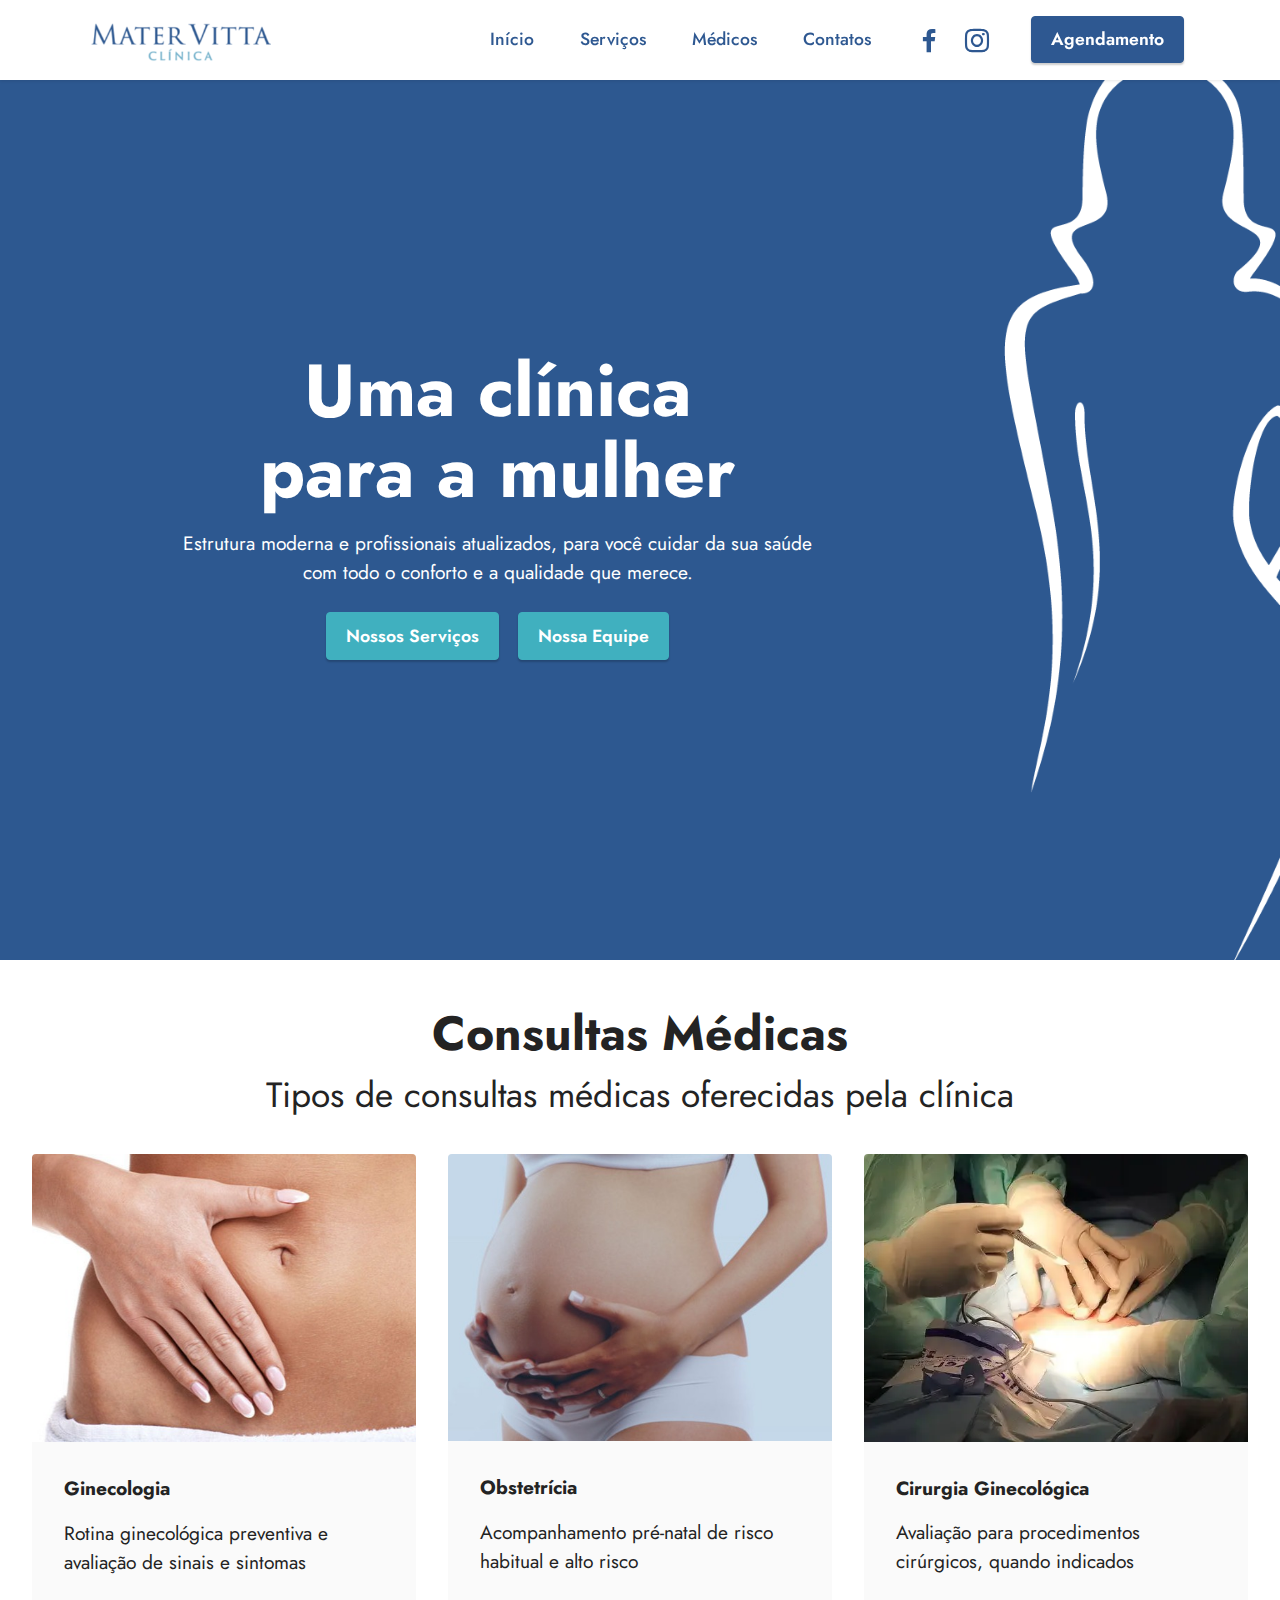
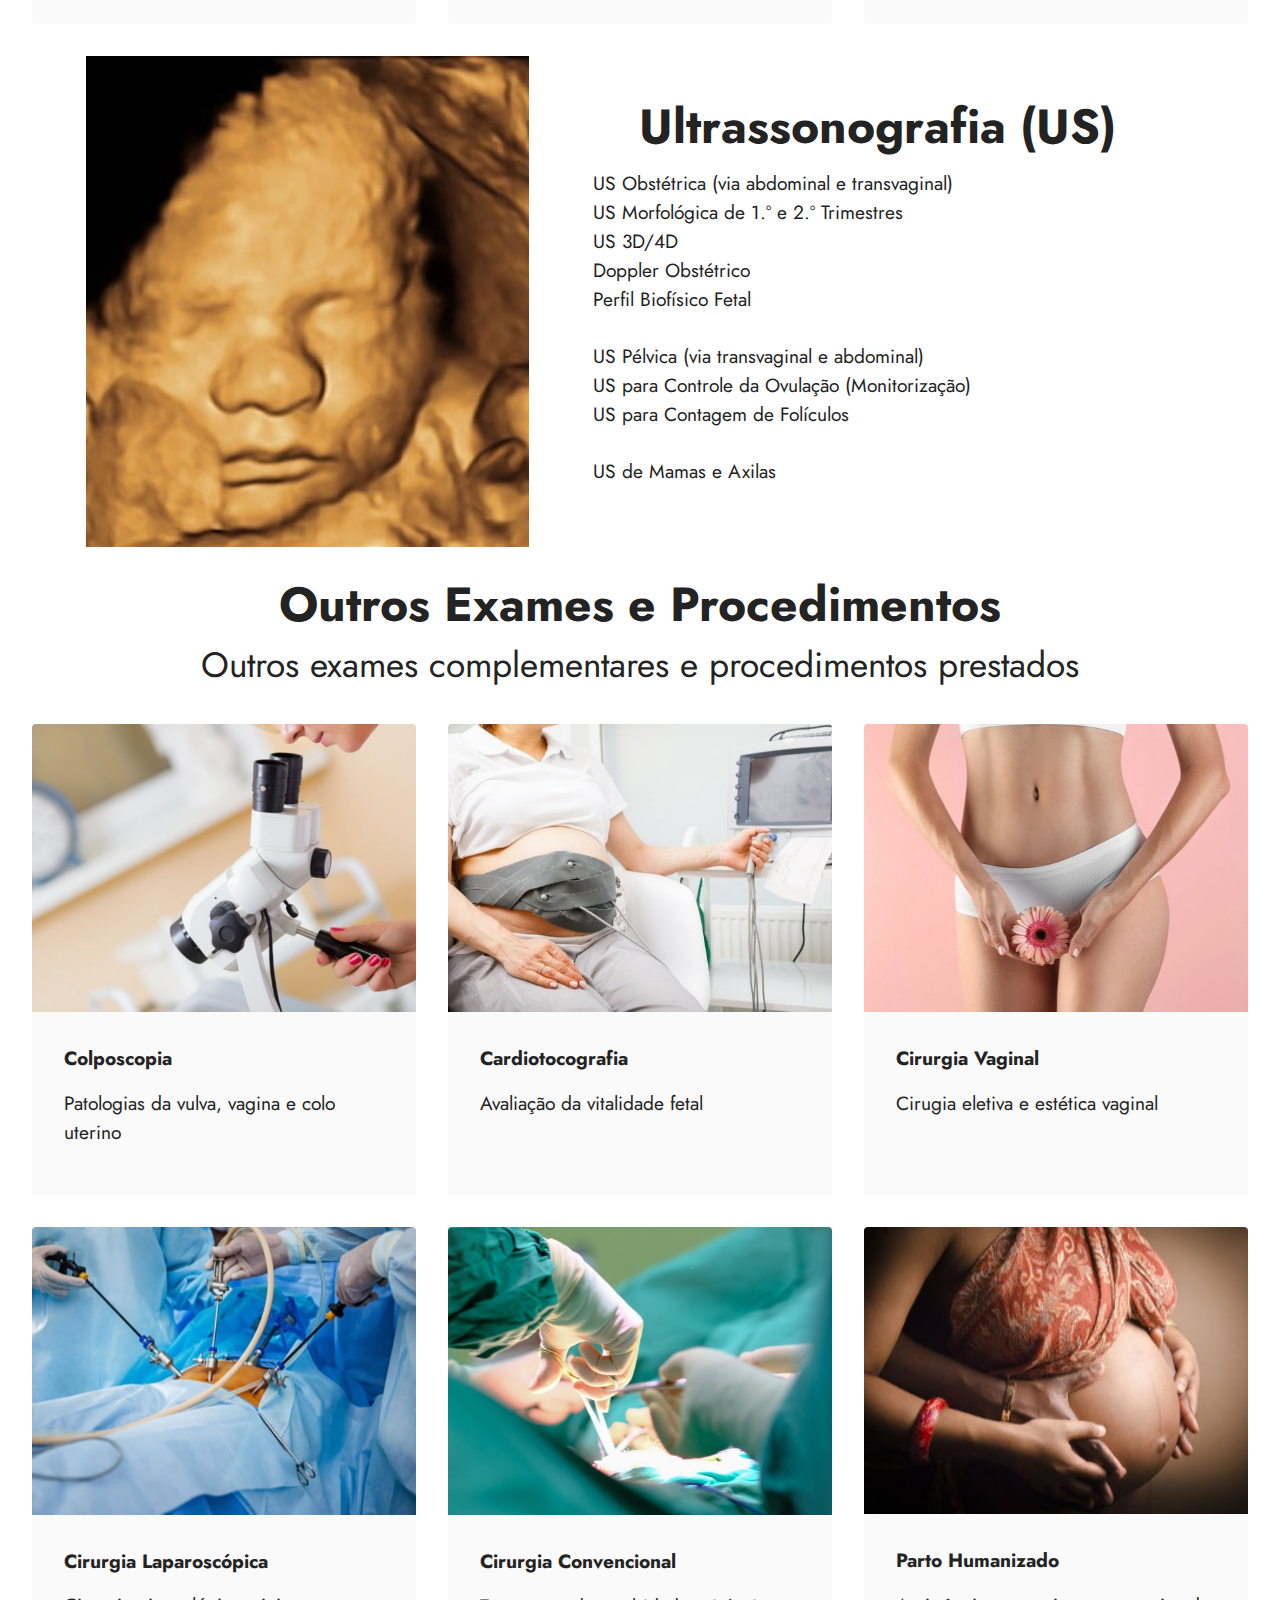
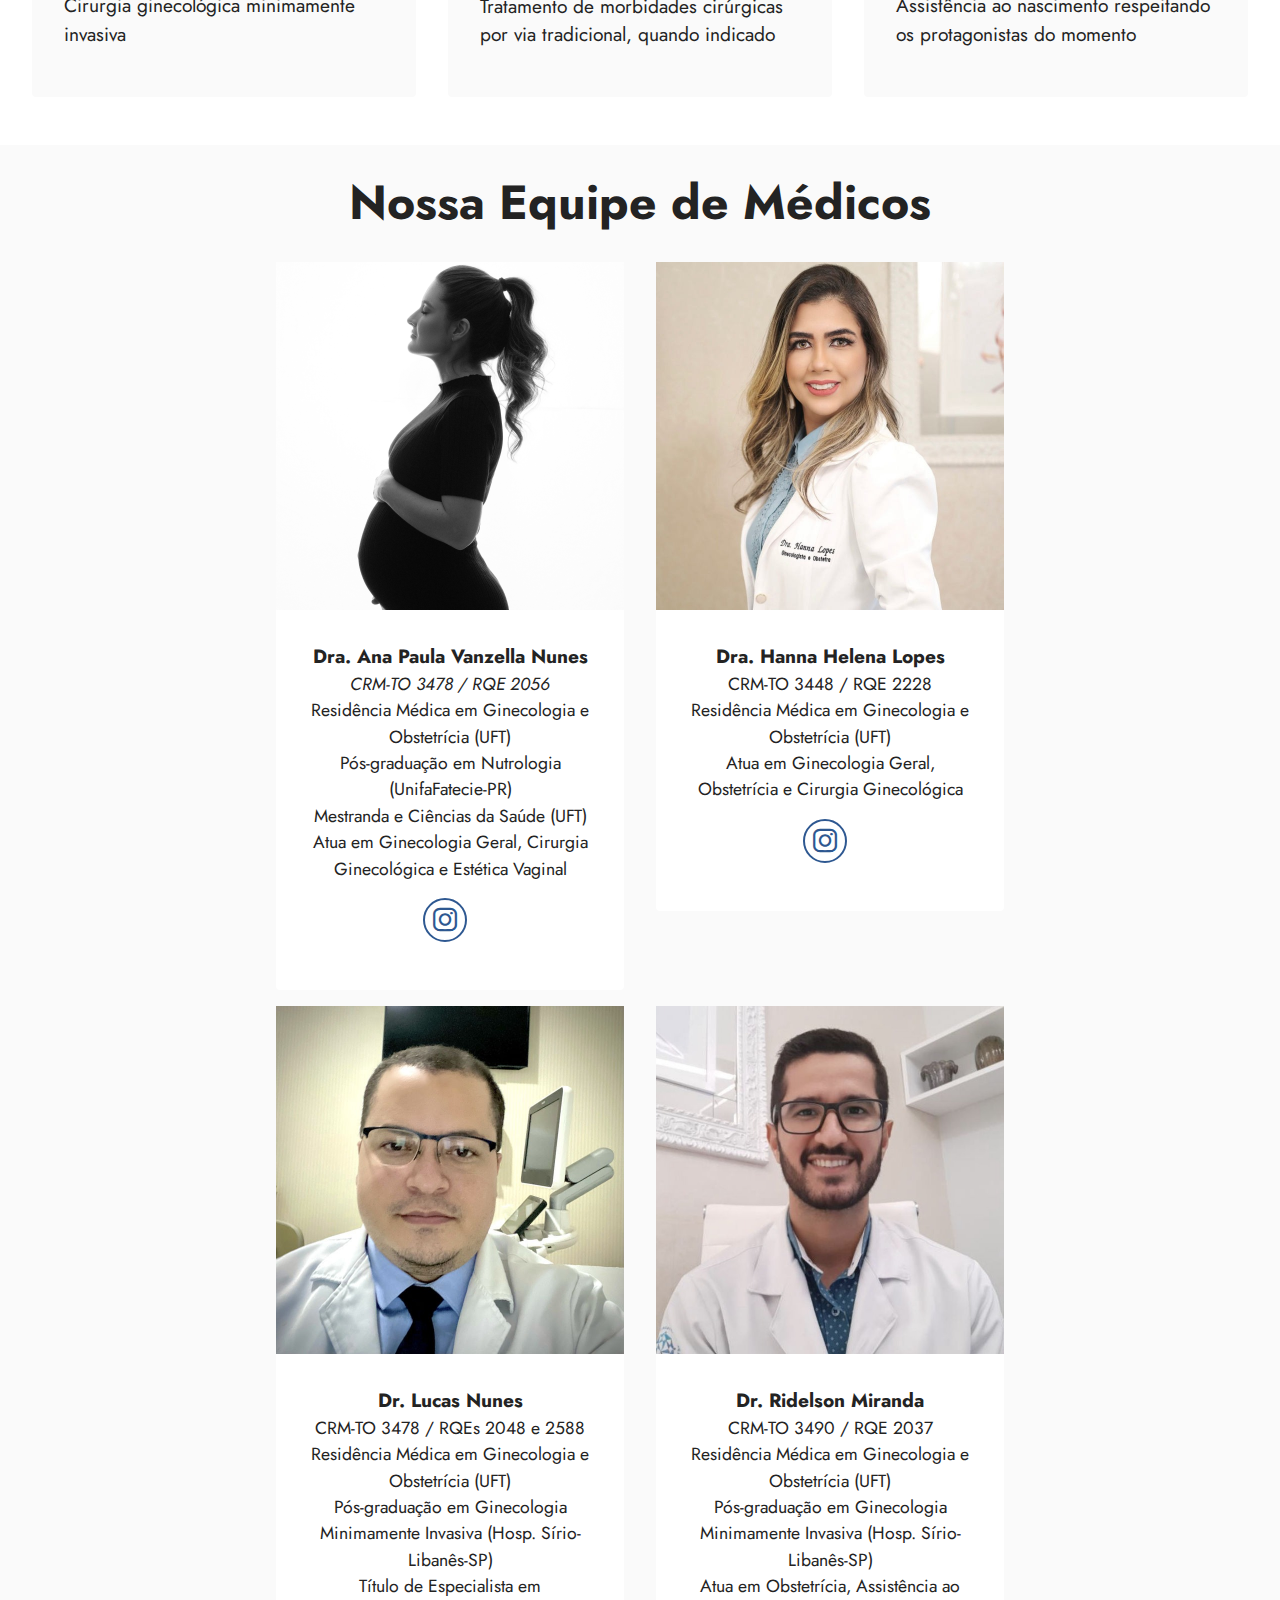
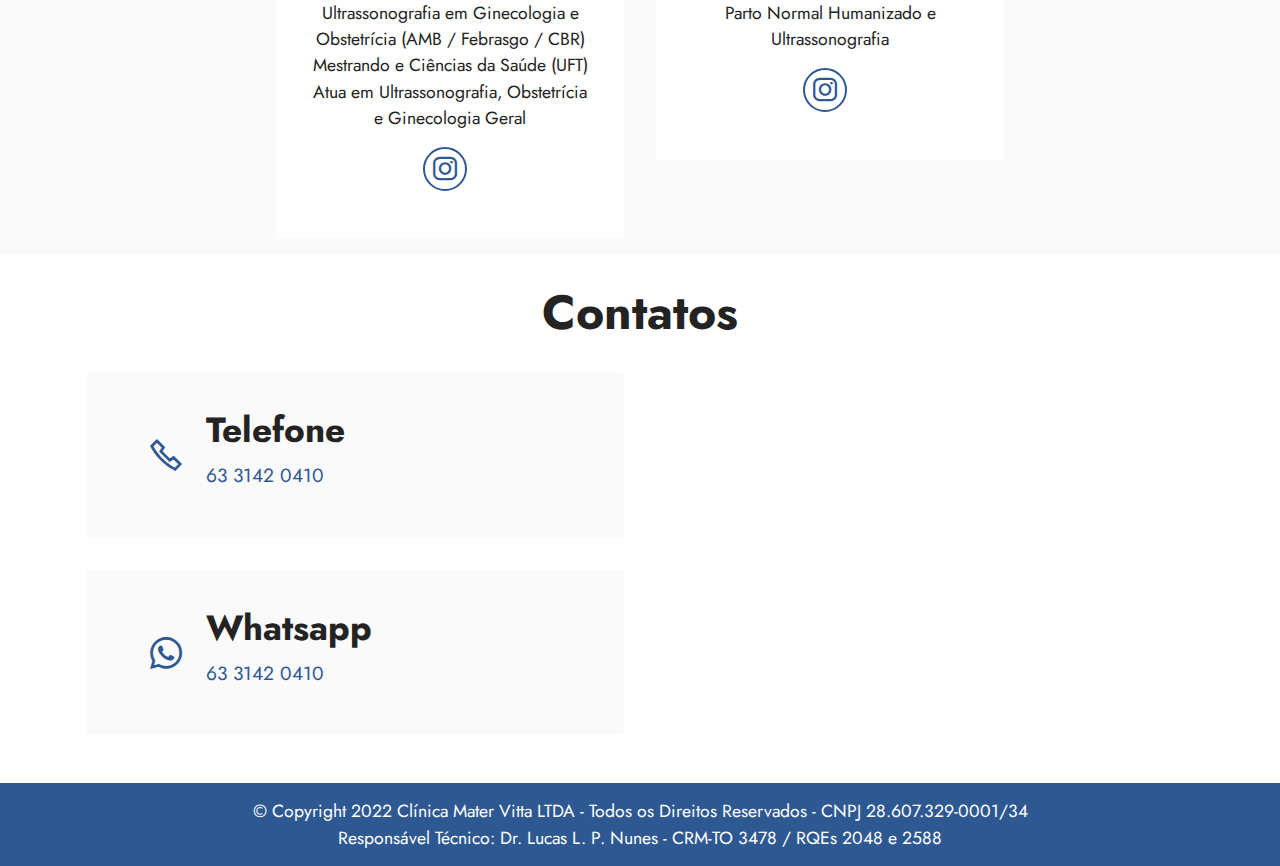
<file: index.html>
<!DOCTYPE html>
<html  >
<head>
  <meta charset="UTF-8">
  <meta http-equiv="X-UA-Compatible" content="IE=edge">
  <meta name="generator" content="Mobirise v5.6.13, mobirise.com">
  <meta name="twitter:card" content="summary_large_image"/>
  <meta name="twitter:image:src" content="">
  <meta property="og:image" content="">
  <meta name="twitter:title" content="Clínica Mater Vitta">
  <meta name="viewport" content="width=device-width, initial-scale=1, minimum-scale=1">
  <link rel="shortcut icon" href="assets/images/apple-touch-icon-128x128.png" type="image/x-icon">
  <meta name="description" content="Clínica Médica de Ginecologia, Obstetrícia e Ultrassonografia em Palmas - Tocantins.">
  
  
  <title>Clínica Mater Vitta</title>
  <link rel="stylesheet" href="assets/web/assets/mobirise-icons2/mobirise2.css">
  <link rel="stylesheet" href="assets/bootstrap/css/bootstrap.min.css">
  <link rel="stylesheet" href="assets/bootstrap/css/bootstrap-grid.min.css">
  <link rel="stylesheet" href="assets/bootstrap/css/bootstrap-reboot.min.css">
  <link rel="stylesheet" href="assets/parallax/jarallax.css">
  <link rel="stylesheet" href="assets/dropdown/css/style.css">
  <link rel="stylesheet" href="assets/socicon/css/styles.css">
  <link rel="stylesheet" href="assets/theme/css/style.css">
  <link rel="preload" href="https://fonts.googleapis.com/css?family=Jost:100,200,300,400,500,600,700,800,900,100i,200i,300i,400i,500i,600i,700i,800i,900i&display=swap" as="style" onload="this.onload=null;this.rel='stylesheet'">
  <noscript><link rel="stylesheet" href="https://fonts.googleapis.com/css?family=Jost:100,200,300,400,500,600,700,800,900,100i,200i,300i,400i,500i,600i,700i,800i,900i&display=swap"></noscript>
  <link rel="preload" as="style" href="assets/mobirise/css/mbr-additional.css"><link rel="stylesheet" href="assets/mobirise/css/mbr-additional.css" type="text/css">
  
  
  
  
</head>
<body>
  
  <section data-bs-version="5.1" class="menu menu3 cid-sTjLdB0jmL" once="menu" id="menu3-s">
    
    <nav class="navbar navbar-dropdown navbar-fixed-top navbar-expand-lg">
        <div class="container">
            <div class="navbar-brand">
                <span class="navbar-logo">
                    <a href="https://www.matervitta.com.br">
                        <img src="assets/images/logo-topo-original-2-389x93.png" alt="" style="height: 3.7rem;">
                    </a>
                </span>
                
            </div>
            <button class="navbar-toggler" type="button" data-toggle="collapse" data-bs-toggle="collapse" data-target="#navbarSupportedContent" data-bs-target="#navbarSupportedContent" aria-controls="navbarNavAltMarkup" aria-expanded="false" aria-label="Toggle navigation">
                <div class="hamburger">
                    <span></span>
                    <span></span>
                    <span></span>
                    <span></span>
                </div>
            </button>
            <div class="collapse navbar-collapse" id="navbarSupportedContent">
                <ul class="navbar-nav nav-dropdown" data-app-modern-menu="true"><li class="nav-item"><a class="nav-link link text-primary display-4" href="index.html">Início</a></li><li class="nav-item"><a class="nav-link link text-primary display-4" href="index.html#gallery3-k">Serviços</a></li>
                    <li class="nav-item"><a class="nav-link link text-primary display-4" href="index.html#team1-o">Médicos</a></li>
                    <li class="nav-item"><a class="nav-link link text-primary display-4" href="index.html#contacts3-n">Contatos</a>
                    </li></ul>
                <div class="icons-menu">
                    <a class="iconfont-wrapper" href="https://www.facebook.com/matervitta" target="_blank">
                        <span class="p-2 mbr-iconfont socicon-facebook socicon"></span>
                    </a>
                    <a class="iconfont-wrapper" href="https://www.instagram.com/matervitta" target="_blank">
                        <span class="p-2 mbr-iconfont socicon-instagram socicon"></span>
                    </a>
                    
                    
                </div>
                <div class="navbar-buttons mbr-section-btn"><a class="btn btn-primary display-4" href="https://www.matervitta.com.br/agendamento" target="_blank">Agendamento</a></div>
            </div>
        </div>
    </nav>
</section>

<section data-bs-version="5.1" class="header1 cid-s48MCQYojq mbr-fullscreen mbr-parallax-background" id="header1-f">

    

    

    <div class="align-center container">
        <div class="row">
            <div class="col-12 col-lg-9">
                <h1 class="mbr-section-title mbr-fonts-style mb-3 display-1"><strong>Uma clínica</strong><br><strong>para a mulher</strong></h1>
                
                <p class="mbr-text mbr-fonts-style display-7">Estrutura moderna e profissionais atualizados, para você cuidar da sua saúde <br>com todo o conforto e a qualidade que merece.</p>
                <div class="mbr-section-btn mt-3"><a class="btn btn-success display-4" href="index.html#gallery3-k">Nossos Serviços</a> <a class="btn btn-success display-4" href="index.html#team1-o">Nossa Equipe</a></div>
            </div>
        </div>
    </div>
</section>

<section data-bs-version="5.1" class="gallery3 cid-sTjacOxu2W" id="gallery3-k">
    
    
    <div class="container-fluid">
        <div class="mbr-section-head">
            <h4 class="mbr-section-title mbr-fonts-style align-center mb-0 display-2">
                <strong>Consultas Médicas</strong></h4>
            <h5 class="mbr-section-subtitle mbr-fonts-style align-center mb-0 mt-2 display-5">Tipos de consultas médicas oferecidas pela clínica</h5>
        </div>
        <div class="row mt-4">
            <div class="item features-image сol-12 col-md-6 col-lg-4">
                <div class="item-wrapper">
                    <div class="item-img">
                        <img src="assets/images/ginecologia-737x410.jpeg" alt="">
                    </div>
                    <div class="item-content">
                        <h5 class="item-title mbr-fonts-style display-7">
                            <strong>Ginecologia</strong></h5>
                        
                        <p class="mbr-text mbr-fonts-style mt-3 display-7">
                            Rotina ginecológica preventiva e avaliação de sinais e sintomas</p>
                    </div>
                    
                </div>
            </div>
            <div class="item features-image сol-12 col-md-6 col-lg-4">
                <div class="item-wrapper">
                    <div class="item-img">
                        <img src="assets/images/obstetricia-737x415.jpeg" alt="">
                    </div>
                    <div class="item-content">
                        <h5 class="item-title mbr-fonts-style display-7">
                            <strong>Obstetrícia</strong></h5>
                        
                        <p class="mbr-text mbr-fonts-style mt-3 display-7">Acompanhamento pré-natal de risco habitual e alto risco</p>
                    </div>
                    
                </div>
            </div>
            <div class="item features-image сol-12 col-md-6 col-lg-4">
                <div class="item-wrapper">
                    <div class="item-img">
                        <img src="assets/images/cirurgia-ginecologica.webp" alt="">
                    </div>
                    <div class="item-content">
                        <h5 class="item-title mbr-fonts-style display-7">
                            <strong>Cirurgia Ginecológica</strong></h5>
                        
                        <p class="mbr-text mbr-fonts-style mt-3 display-7">Avaliação para procedimentos cirúrgicos, quando indicados</p>
                    </div>
                    
                </div>
            </div>
            
        </div>
    </div>
</section>

<section data-bs-version="5.1" class="image1 cid-sTjoiZVsb3" id="image1-q">
    

    

    <div class="container">
        <div class="row align-items-center">
            <div class="col-12 col-lg-5">
                <div class="image-wrapper">
                    <img src="assets/images/ultrassom-3d-640x480.jpeg" alt="Ultrassom 3D/4D">
                    
                </div>
            </div>
            <div class="col-12 col-lg">
                <div class="text-wrapper">
                    <h3 class="mbr-section-title mbr-fonts-style mb-3 display-2">
                        <strong>Ultrassonografia (US)</strong></h3>
                    <p class="mbr-text mbr-fonts-style display-7">US Obstétrica (via abdominal e transvaginal)<br>US Morfológica de 1.º e 2.º Trimestres<br>US 3D/4D<br>Doppler Obstétrico<br>Perfil Biofísico Fetal<br><br>US Pélvica (via transvaginal e abdominal)<br>US para Controle da Ovulação (Monitorização)<br>US para Contagem de Folículos<br><br>US de Mamas e Axilas</p>
                </div>
            </div>
        </div>
    </div>
</section>

<section data-bs-version="5.1" class="gallery3 cid-sTjlURqRFQ" id="gallery3-p">
    
    
    <div class="container-fluid">
        <div class="mbr-section-head">
            <h4 class="mbr-section-title mbr-fonts-style align-center mb-0 display-2">
                <strong>Outros Exames e Procedimentos</strong></h4>
            <h5 class="mbr-section-subtitle mbr-fonts-style align-center mb-0 mt-2 display-5">Outros exames complementares e procedimentos prestados</h5>
        </div>
        <div class="row mt-4">
            <div class="item features-image сol-12 col-md-6 col-lg-4 active">
                <div class="item-wrapper">
                    <div class="item-img">
                        <img src="assets/images/colposcopia-737x491.jpeg" data-slide-to="1" data-bs-slide-to="2" alt="">
                    </div>
                    <div class="item-content">
                        <h5 class="item-title mbr-fonts-style display-7">
                            <strong>Colposcopia</strong></h5>
                        
                        <p class="mbr-text mbr-fonts-style mt-3 display-7">Patologias da vulva, vagina e colo uterino</p>
                    </div>
                    
                </div>
            </div>
            <div class="item features-image сol-12 col-md-6 col-lg-4">
                <div class="item-wrapper">
                    <div class="item-img">
                        <img src="assets/images/cardiotocografia-640x427.jpeg" data-slide-to="2" alt="">
                    </div>
                    <div class="item-content">
                        <h5 class="item-title mbr-fonts-style display-7">
                            <strong>Cardiotocografia</strong>
                        </h5>
                        
                        <p class="mbr-text mbr-fonts-style mt-3 display-7">Avaliação da vitalidade fetal</p>
                    </div>
                    
                </div>
            </div>
            <div class="item features-image сol-12 col-md-6 col-lg-4">
                <div class="item-wrapper">
                    <div class="item-img">
                        <img src="assets/images/cirurgia-vaginal-737x426.jpeg" data-bs-slide-to="3" data-slide-to="3" alt="">
                    </div>
                    <div class="item-content">
                        <h5 class="item-title mbr-fonts-style display-7">
                            <strong>Cirurgia Vaginal</strong></h5>
                        
                        <p class="mbr-text mbr-fonts-style mt-3 display-7">Cirugia eletiva e estética vaginal</p>
                    </div>
                    
                </div>
            </div>
            <div class="item features-image сol-12 col-md-6 col-lg-4">
                <div class="item-wrapper">
                    <div class="item-img">
                        <img src="assets/images/laparoscopia-2-737x491.jpeg" alt="" title="" data-bs-slide-to="4" data-slide-to="4">
                    </div>
                    <div class="item-content">
                        <h5 class="item-title mbr-fonts-style display-7">
                            <strong>Cirurgia Laparoscópica</strong></h5>
                        
                        <p class="mbr-text mbr-fonts-style mt-3 display-7">Cirurgia ginecológica minimamente invasiva</p>
                    </div>
                    
                </div>
            </div><div class="item features-image сol-12 col-md-6 col-lg-4">
                <div class="item-wrapper">
                    <div class="item-img">
                        <img src="assets/images/cirurgia-1-737x528.jpeg" alt="" title="" data-bs-slide-to="6" data-slide-to="5">
                    </div>
                    <div class="item-content">
                        <h5 class="item-title mbr-fonts-style display-7">
                            <strong>Cirurgia Convencional</strong></h5>
                        
                        <p class="mbr-text mbr-fonts-style mt-3 display-7">Tratamento de morbidades cirúrgicas por via tradicional, quando indicado</p>
                    </div>
                    
                </div>
            </div><div class="item features-image сol-12 col-md-6 col-lg-4">
                <div class="item-wrapper">
                    <div class="item-img">
                        <img src="assets/images/parto-360x245.jpeg" alt="" title="" data-bs-slide-to="6" data-slide-to="5">
                    </div>
                    <div class="item-content">
                        <h5 class="item-title mbr-fonts-style display-7">
                            <strong>Parto Humanizado</strong></h5>
                        
                        <p class="mbr-text mbr-fonts-style mt-3 display-7">Assistência ao nascimento respeitando os protagonistas do momento</p>
                    </div>
                    
                </div>
            </div>
        </div>
    </div>
</section>

<section data-bs-version="5.1" class="team1 cid-sTjlKCdnaZ" id="team1-o">
    

    
    <div class="container">
        <div class="row justify-content-center">
            <div class="col-12">
                <h3 class="mbr-section-title mbr-fonts-style align-center mb-4 display-2">
                    <strong>Nossa Equipe de Médicos</strong></h3>
                
            </div>
            <div class="col-sm-6 col-lg-4">
                <div class="card-wrap">
                    <div class="image-wrap">
                        <img src="assets/images/dra-anapaula-696x1044.png" alt="">
                    </div>
                    <div class="content-wrap">
                        <h5 class="mbr-section-title card-title mbr-fonts-style align-center m-0 display-7">
                            <strong>Dra. Ana Paula Vanzella Nunes</strong></h5>
                        
                        <p class="card-text mbr-fonts-style align-center display-4"><em>CRM-TO 3478 / RQE&nbsp;2056</em><br>Residência Médica em Ginecologia e Obstetrícia (UFT)<br>Pós-graduação em Nutrologia (UnifaFatecie-PR)<br>Mestranda e Ciências da Saúde (UFT)<br>Atua em Ginecologia Geral, Cirurgia Ginecológica e Estética Vaginal</p>
                        <div class="social-row display-7">
                            <div class="soc-item">
                                <a href="https://www.instagram.com/draanapaulavnunes" target="_blank">
                                    <span class="mbr-iconfont socicon-instagram socicon"></span>
                                </a>
                            </div>
                            
                            
                            
                            
                        </div>
                        
                    </div>
                </div>
            </div>

            <div class="col-sm-6 col-lg-4">
                <div class="card-wrap">
                    <div class="image-wrap">
                        <img src="assets/images/dra-hanna-696x696.jpeg" alt="">
                    </div>
                    <div class="content-wrap">
                        <h5 class="mbr-section-title card-title mbr-fonts-style align-center m-0 display-7"><strong>Dra. Hanna Helena Lopes</strong></h5>
                        
                        <p class="card-text mbr-fonts-style align-center display-4">CRM-TO 3448 / RQE 2228
<br>Residência Médica em Ginecologia e Obstetrícia (UFT)
<br>Atua em Ginecologia Geral, Obstetrícia e Cirurgia Ginecológica<br></p>
                        <div class="social-row display-7">
                            <div class="soc-item">
                                <a href="https://www.instagram.com/dra.emilia.lafeta" target="_blank">
                                    <span class="mbr-iconfont socicon-instagram socicon"></span>
                                </a>
                            </div>
                            
                            
                            
                            
                        </div>
                        
                    </div>
                </div>
            </div>

            

            
        </div>
    </div>
</section>

<section data-bs-version="5.1" class="team1 cid-sTjrHtUPp5" id="team1-r">
    

    
    <div class="container">
        <div class="row justify-content-center">
            
            <div class="col-sm-6 col-lg-4">
                <div class="card-wrap">
                    <div class="image-wrap">
                        <img src="assets/images/dr-lucas-1-696x696.jpeg" alt="">
                    </div>
                    <div class="content-wrap">
                        <h5 class="mbr-section-title card-title mbr-fonts-style align-center m-0 display-7"><strong>Dr. Lucas Nunes</strong></h5>
                        
                        <p class="card-text mbr-fonts-style align-center display-4">CRM-TO 3478 / RQEs 2048 e 2588
<br>Residência Médica em Ginecologia e Obstetrícia (UFT)
<br>Pós-graduação em Ginecologia Minimamente Invasiva (Hosp. Sírio-Libanês-SP)
<br>Título de Especialista em Ultrassonografia em Ginecologia e Obstetrícia (AMB / Febrasgo / CBR)<br>
Mestrando e Ciências da Saúde (UFT)<br>Atua em Ultrassonografia, Obstetrícia e Ginecologia Geral</p>
                        <div class="social-row display-7">
                            <div class="soc-item">
                                <a href="https://www.instagram.com/keniadorneles" target="_blank">
                                    <span class="mbr-iconfont socicon-instagram socicon"></span>
                                </a>
                            </div>
                            
                            
                            
                            
                        </div>
                        
                    </div>
                </div>
            </div>

            <div class="col-sm-6 col-lg-4">
                <div class="card-wrap">
                    <div class="image-wrap">
                        <img src="assets/images/dr-ridelson-696x690.jpeg" alt="">
                    </div>
                    <div class="content-wrap">
                        <h5 class="mbr-section-title card-title mbr-fonts-style align-center m-0 display-7"><strong>Dr. Ridelson Miranda</strong></h5>
                        
                        <p class="card-text mbr-fonts-style align-center display-4">CRM-TO 3490 / RQE 2037
<br>Residência Médica em Ginecologia e Obstetrícia (UFT)
<br>Pós-graduação em Ginecologia Minimamente Invasiva (Hosp. Sírio-Libanês-SP)
<br>Atua em Obstetrícia, Assistência ao Parto Normal Humanizado e Ultrassonografia</p>
                        <div class="social-row display-7">
                            <div class="soc-item">
                                <a href="https://www.instagram.com/drlucaspnunes" target="_blank">
                                    <span class="mbr-iconfont socicon-instagram socicon"></span>
                                </a>
                            </div>
                            
                            
                            
                            
                        </div>
                        
                    </div>
                </div>
            </div>

            

            
        </div>
    </div>
</section>

<section data-bs-version="5.1" class="contacts3 map1 cid-sTjleh3tPf" id="contacts3-n">

    
    
    <div class="container">
        <div class="mbr-section-head">
            <h3 class="mbr-section-title mbr-fonts-style align-center mb-0 display-2">
                <strong>Contatos</strong></h3>
            
        </div>
        <div class="row justify-content-center mt-4">
            <div class="card col-12 col-md-6">
                <div class="card-wrapper">
                    <div class="image-wrapper">
                        <span class="mbr-iconfont mobi-mbri-phone mobi-mbri"></span>
                    </div>
                    <div class="text-wrapper">
                        <h6 class="card-title mbr-fonts-style mb-1 display-5">
                            <strong>Telefone</strong></h6>
                        <p class="mbr-text mbr-fonts-style display-7"><a href="tel:+556331420410" class="text-primary">63 3142 0410</a></p>
                    </div>
                </div>
                <div class="card-wrapper">
                    <div class="image-wrapper">
                        <span class="mbr-iconfont socicon-whatsapp socicon"></span>
                    </div>
                    <div class="text-wrapper">
                        <h6 class="card-title mbr-fonts-style mb-1 display-5">
                            <strong>Whatsapp</strong></h6>
                        <p class="mbr-text mbr-fonts-style display-7"><a href="https://wa.me/556331420410" class="text-primary">63 3142 0410</a><br></p>
                    </div>
                </div>
            </div>
            <div class="map-wrapper col-12 col-md-6">
                <div class="google-map"><iframe frameborder="0" style="border:0" src="https://www.google.com/maps/embed?pb=!1m18!1m12!1m3!1d3926.50928498978!2d-48.33355968532577!3d-10.22044641339624!2m3!1f0!2f0!3f0!3m2!1i1024!2i768!4f13.1!3m3!1m2!1s0x933b34965322ab9b%3A0x875e8c9eff38ef87!2sCl%C3%ADnica%20Mater%20Vitta!5e0!3m2!1spt-BR!2sbr!4v1641078945914!5m2!1spt-BR!2sbr" allowfullscreen=""></iframe></div>
            </div>
        </div>
    </div>
</section>

<section data-bs-version="5.1" class="footer7 cid-sTk1XZ1vyQ" once="footers" id="footer7-t">

    

    

    <div class="container">
        <div class="media-container-row align-center mbr-white">
            <div class="col-12">
                <p class="mbr-text mb-0 mbr-fonts-style display-4">
                    © Copyright 2022 Clínica Mater Vitta LTDA - Todos os Direitos Reservados -&nbsp;CNPJ 28.607.329-0001/34<br>Responsável Técnico: Dr. Lucas L. P. Nunes - CRM-TO 3478 /&nbsp;RQEs 2048 e 2588</p>
            </div>
        </div>
    </div>
</section>
  
<input name="cookieData" type="hidden" data-cookie-customDialogSelector='null' data-cookie-colorText='#424a4d' data-cookie-colorBg='rgba(234, 239, 241, 0.99)' data-cookie-textButton='Concordo' data-cookie-colorButton='' data-cookie-colorLink='#424a4d' data-cookie-underlineLink='true' data-cookie-text="Usamos cookies para proporcionar-lhe uma melhor experiência. Ao continuar, você concorda com essa utilização.">
  </body>
</html>
</file>
<file: assets/web/assets/mobirise-icons2/mobirise2.css>
@font-face {
  font-family: 'Moririse2';
  font-display: swap;
  src:  url('mobirise2.eot?f2bix4');
  src:  url('mobirise2.eot?f2bix4#iefix') format('embedded-opentype'),
    url('mobirise2.ttf?f2bix4') format('truetype'),
    url('mobirise2.woff?f2bix4') format('woff'),
    url('mobirise2.svg?f2bix4#mobirise2') format('svg');
  font-weight: normal;
  font-style: normal;
}

[class^="mobi-"], [class*=" mobi-"] {
  /* use !important to prevent issues with browser extensions that change fonts */
  font-family: 'Moririse2' !important;
  speak: none;
  font-style: normal;
  font-weight: normal;
  font-variant: normal;
  text-transform: none;
  line-height: 1;

  /* Better Font Rendering =========== */
  -webkit-font-smoothing: antialiased;
  -moz-osx-font-smoothing: grayscale;
}

.mobi-mbri-add-submenu:before {
  content: "\e900";
}
.mobi-mbri-alert:before {
  content: "\e901";
}
.mobi-mbri-align-center:before {
  content: "\e902";
}
.mobi-mbri-align-justify:before {
  content: "\e903";
}
.mobi-mbri-align-left:before {
  content: "\e904";
}
.mobi-mbri-align-right:before {
  content: "\e905";
}
.mobi-mbri-android:before {
  content: "\e906";
}
.mobi-mbri-apple:before {
  content: "\e907";
}
.mobi-mbri-arrow-down:before {
  content: "\e908";
}
.mobi-mbri-arrow-next:before {
  content: "\e909";
}
.mobi-mbri-arrow-prev:before {
  content: "\e90a";
}
.mobi-mbri-arrow-up:before {
  content: "\e90b";
}
.mobi-mbri-bold:before {
  content: "\e90c";
}
.mobi-mbri-bookmark:before {
  content: "\e90d";
}
.mobi-mbri-bootstrap:before {
  content: "\e90e";
}
.mobi-mbri-briefcase:before {
  content: "\e90f";
}
.mobi-mbri-browse:before {
  content: "\e910";
}
.mobi-mbri-bulleted-list:before {
  content: "\e911";
}
.mobi-mbri-calendar:before {
  content: "\e912";
}
.mobi-mbri-camera:before {
  content: "\e913";
}
.mobi-mbri-cart-add:before {
  content: "\e914";
}
.mobi-mbri-cart-full:before {
  content: "\e915";
}
.mobi-mbri-cash:before {
  content: "\e916";
}
.mobi-mbri-change-style:before {
  content: "\e917";
}
.mobi-mbri-chat:before {
  content: "\e918";
}
.mobi-mbri-clock:before {
  content: "\e919";
}
.mobi-mbri-close:before {
  content: "\e91a";
}
.mobi-mbri-cloud:before {
  content: "\e91b";
}
.mobi-mbri-code:before {
  content: "\e91c";
}
.mobi-mbri-contact-form:before {
  content: "\e91d";
}
.mobi-mbri-credit-card:before {
  content: "\e91e";
}
.mobi-mbri-cursor-click:before {
  content: "\e91f";
}
.mobi-mbri-cust-feedback:before {
  content: "\e920";
}
.mobi-mbri-database:before {
  content: "\e921";
}
.mobi-mbri-delivery:before {
  content: "\e922";
}
.mobi-mbri-desktop:before {
  content: "\e923";
}
.mobi-mbri-devices:before {
  content: "\e924";
}
.mobi-mbri-down:before {
  content: "\e925";
}
.mobi-mbri-download-2:before {
  content: "\e926";
}
.mobi-mbri-download:before {
  content: "\e927";
}
.mobi-mbri-drag-n-drop-2:before {
  content: "\e928";
}
.mobi-mbri-drag-n-drop:before {
  content: "\e929";
}
.mobi-mbri-edit-2:before {
  content: "\e92a";
}
.mobi-mbri-edit:before {
  content: "\e92b";
}
.mobi-mbri-error:before {
  content: "\e92c";
}
.mobi-mbri-extension:before {
  content: "\e92d";
}
.mobi-mbri-features:before {
  content: "\e92e";
}
.mobi-mbri-file:before {
  content: "\e92f";
}
.mobi-mbri-flag:before {
  content: "\e930";
}
.mobi-mbri-folder:before {
  content: "\e931";
}
.mobi-mbri-gift:before {
  content: "\e932";
}
.mobi-mbri-github:before {
  content: "\e933";
}
.mobi-mbri-globe-2:before {
  content: "\e934";
}
.mobi-mbri-globe:before {
  content: "\e935";
}
.mobi-mbri-growing-chart:before {
  content: "\e936";
}
.mobi-mbri-hearth:before {
  content: "\e937";
}
.mobi-mbri-help:before {
  content: "\e938";
}
.mobi-mbri-home:before {
  content: "\e939";
}
.mobi-mbri-hot-cup:before {
  content: "\e93a";
}
.mobi-mbri-idea:before {
  content: "\e93b";
}
.mobi-mbri-image-gallery:before {
  content: "\e93c";
}
.mobi-mbri-image-slider:before {
  content: "\e93d";
}
.mobi-mbri-info:before {
  content: "\e93e";
}
.mobi-mbri-italic:before {
  content: "\e93f";
}
.mobi-mbri-key:before {
  content: "\e940";
}
.mobi-mbri-laptop:before {
  content: "\e941";
}
.mobi-mbri-layers:before {
  content: "\e942";
}
.mobi-mbri-left-right:before {
  content: "\e943";
}
.mobi-mbri-left:before {
  content: "\e944";
}
.mobi-mbri-letter:before {
  content: "\e945";
}
.mobi-mbri-like:before {
  content: "\e946";
}
.mobi-mbri-link:before {
  content: "\e947";
}
.mobi-mbri-lock:before {
  content: "\e948";
}
.mobi-mbri-login:before {
  content: "\e949";
}
.mobi-mbri-logout:before {
  content: "\e94a";
}
.mobi-mbri-magic-stick:before {
  content: "\e94b";
}
.mobi-mbri-map-pin:before {
  content: "\e94c";
}
.mobi-mbri-menu:before {
  content: "\e94d";
}
.mobi-mbri-mobile-2:before {
  content: "\e94e";
}
.mobi-mbri-mobile-horizontal:before {
  content: "\e94f";
}
.mobi-mbri-mobile:before {
  content: "\e950";
}
.mobi-mbri-mobirise:before {
  content: "\e951";
}
.mobi-mbri-more-horizontal:before {
  content: "\e952";
}
.mobi-mbri-more-vertical:before {
  content: "\e953";
}
.mobi-mbri-music:before {
  content: "\e954";
}
.mobi-mbri-new-file:before {
  content: "\e955";
}
.mobi-mbri-numbered-list:before {
  content: "\e956";
}
.mobi-mbri-opened-folder:before {
  content: "\e957";
}
.mobi-mbri-pages:before {
  content: "\e958";
}
.mobi-mbri-paper-plane:before {
  content: "\e959";
}
.mobi-mbri-paperclip:before {
  content: "\e95a";
}
.mobi-mbri-phone:before {
  content: "\e95b";
}
.mobi-mbri-photo:before {
  content: "\e95c";
}
.mobi-mbri-photos:before {
  content: "\e95d";
}
.mobi-mbri-pin:before {
  content: "\e95e";
}
.mobi-mbri-play:before {
  content: "\e95f";
}
.mobi-mbri-plus:before {
  content: "\e960";
}
.mobi-mbri-preview:before {
  content: "\e961";
}
.mobi-mbri-print:before {
  content: "\e962";
}
.mobi-mbri-protect:before {
  content: "\e963";
}
.mobi-mbri-question:before {
  content: "\e964";
}
.mobi-mbri-quote-left:before {
  content: "\e965";
}
.mobi-mbri-quote-right:before {
  content: "\e966";
}
.mobi-mbri-redo:before {
  content: "\e967";
}
.mobi-mbri-refresh:before {
  content: "\e968";
}
.mobi-mbri-responsive-2:before {
  content: "\e969";
}
.mobi-mbri-responsive:before {
  content: "\e96a";
}
.mobi-mbri-right:before {
  content: "\e96b";
}
.mobi-mbri-rocket:before {
  content: "\e96c";
}
.mobi-mbri-sad-face:before {
  content: "\e96d";
}
.mobi-mbri-sale:before {
  content: "\e96e";
}
.mobi-mbri-save:before {
  content: "\e96f";
}
.mobi-mbri-search:before {
  content: "\e970";
}
.mobi-mbri-setting-2:before {
  content: "\e971";
}
.mobi-mbri-setting-3:before {
  content: "\e972";
}
.mobi-mbri-setting:before {
  content: "\e973";
}
.mobi-mbri-share:before {
  content: "\e974";
}
.mobi-mbri-shopping-bag:before {
  content: "\e975";
}
.mobi-mbri-shopping-basket:before {
  content: "\e976";
}
.mobi-mbri-shopping-cart:before {
  content: "\e977";
}
.mobi-mbri-sites:before {
  content: "\e978";
}
.mobi-mbri-smile-face:before {
  content: "\e979";
}
.mobi-mbri-speed:before {
  content: "\e97a";
}
.mobi-mbri-star:before {
  content: "\e97b";
}
.mobi-mbri-success:before {
  content: "\e97c";
}
.mobi-mbri-sun:before {
  content: "\e97d";
}
.mobi-mbri-sun2:before {
  content: "\e97e";
}
.mobi-mbri-tablet-vertical:before {
  content: "\e97f";
}
.mobi-mbri-tablet:before {
  content: "\e980";
}
.mobi-mbri-target:before {
  content: "\e981";
}
.mobi-mbri-timer:before {
  content: "\e982";
}
.mobi-mbri-to-ftp:before {
  content: "\e983";
}
.mobi-mbri-to-local-drive:before {
  content: "\e984";
}
.mobi-mbri-touch-swipe:before {
  content: "\e985";
}
.mobi-mbri-touch:before {
  content: "\e986";
}
.mobi-mbri-trash:before {
  content: "\e987";
}
.mobi-mbri-underline:before {
  content: "\e988";
}
.mobi-mbri-undo:before {
  content: "\e989";
}
.mobi-mbri-unlink:before {
  content: "\e98a";
}
.mobi-mbri-unlock:before {
  content: "\e98b";
}
.mobi-mbri-up-down:before {
  content: "\e98c";
}
.mobi-mbri-up:before {
  content: "\e98d";
}
.mobi-mbri-update:before {
  content: "\e98e";
}
.mobi-mbri-upload-2:before {
  content: "\e98f";
}
.mobi-mbri-upload:before {
  content: "\e990";
}
.mobi-mbri-user-2:before {
  content: "\e991";
}
.mobi-mbri-user:before {
  content: "\e992";
}
.mobi-mbri-users:before {
  content: "\e993";
}
.mobi-mbri-video-play:before {
  content: "\e994";
}
.mobi-mbri-video:before {
  content: "\e995";
}
.mobi-mbri-watch:before {
  content: "\e996";
}
.mobi-mbri-website-theme-2:before {
  content: "\e997";
}
.mobi-mbri-website-theme:before {
  content: "\e998";
}
.mobi-mbri-wifi:before {
  content: "\e999";
}
.mobi-mbri-windows:before {
  content: "\e99a";
}
.mobi-mbri-zoom-in:before {
  content: "\e99b";
}
.mobi-mbri-zoom-out:before {
  content: "\e99c";
}
</file>
<file: assets/parallax/jarallax.css>
.jarallax {
    position: relative;
    z-index: 0;
}
.jarallax > .jarallax-img {
    position: absolute;
    object-fit: cover;
    /* support for plugin https://github.com/bfred-it/object-fit-images */
    font-family: 'object-fit: cover;';
    top: 0;
    left: 0;
    width: 100%;
    height: 100%;
    z-index: -1;
}
</file>
<file: assets/dropdown/css/style.css>
.navbar-dropdown {
  left: 0;
  padding: 0;
  position: absolute;
  right: 0;
  top: 0;
  transition: all 0.45s ease;
  z-index: 1030;
  background: #282828; }
  .navbar-dropdown .navbar-logo {
    margin-right: 0.8rem;
    transition: margin 0.3s ease-in-out;
    vertical-align: middle; }
    .navbar-dropdown .navbar-logo img {
      height: 3.125rem;
      transition: all 0.3s ease-in-out; }
    .navbar-dropdown .navbar-logo.mbr-iconfont {
      font-size: 3.125rem;
      line-height: 3.125rem; }
  .navbar-dropdown .navbar-caption {
    font-weight: 700;
    white-space: normal;
    vertical-align: -4px;
    line-height: 3.125rem !important; }
    .navbar-dropdown .navbar-caption, .navbar-dropdown .navbar-caption:hover {
      color: inherit;
      text-decoration: none; }
  .navbar-dropdown .mbr-iconfont + .navbar-caption {
    vertical-align: -1px; }
  .navbar-dropdown.navbar-fixed-top {
    position: fixed; }
  .navbar-dropdown .navbar-brand span {
    vertical-align: -4px; }
  .navbar-dropdown.bg-color.transparent {
    background: none; }
  .navbar-dropdown.navbar-short .navbar-brand {
    padding: 0.625rem 0; }
    .navbar-dropdown.navbar-short .navbar-brand span {
      vertical-align: -1px; }
  .navbar-dropdown.navbar-short .navbar-caption {
    line-height: 2.375rem !important;
    vertical-align: -2px; }
  .navbar-dropdown.navbar-short .navbar-logo {
    margin-right: 0.5rem; }
    .navbar-dropdown.navbar-short .navbar-logo img {
      height: 2.375rem; }
    .navbar-dropdown.navbar-short .navbar-logo.mbr-iconfont {
      font-size: 2.375rem;
      line-height: 2.375rem; }
  .navbar-dropdown.navbar-short .mbr-table-cell {
    height: 3.625rem; }
  .navbar-dropdown .navbar-close {
    left: 0.6875rem;
    position: fixed;
    top: 0.75rem;
    z-index: 1000; }
  .navbar-dropdown .hamburger-icon {
    content: "";
    display: inline-block;
    vertical-align: middle;
    width: 16px;
    -webkit-box-shadow: 0 -6px 0 1px #282828,0 0 0 1px #282828,0 6px 0 1px #282828;
    -moz-box-shadow: 0 -6px 0 1px #282828,0 0 0 1px #282828,0 6px 0 1px #282828;
    box-shadow: 0 -6px 0 1px #282828,0 0 0 1px #282828,0 6px 0 1px #282828; }

.dropdown-menu .dropdown-toggle[data-toggle="dropdown-submenu"]::after {
  border-bottom: 0.35em solid transparent;
  border-left: 0.35em solid;
  border-right: 0;
  border-top: 0.35em solid transparent;
  margin-left: 0.3rem; }

.dropdown-menu .dropdown-item:focus {
  outline: 0; }

.nav-dropdown {
  font-size: 0.75rem;
  font-weight: 500;
  height: auto !important; }
  .nav-dropdown .nav-btn {
    padding-left: 1rem; }
  .nav-dropdown .link {
    margin: .667em 1.667em;
    font-weight: 500;
    padding: 0;
    transition: color .2s ease-in-out; }
    .nav-dropdown .link.dropdown-toggle {
      margin-right: 2.583em; }
      .nav-dropdown .link.dropdown-toggle::after {
        margin-left: .25rem;
        border-top: 0.35em solid;
        border-right: 0.35em solid transparent;
        border-left: 0.35em solid transparent;
        border-bottom: 0; }
      .nav-dropdown .link.dropdown-toggle[aria-expanded="true"] {
        margin: 0;
        padding: 0.667em 3.263em  0.667em 1.667em; }
  .nav-dropdown .link::after,
  .nav-dropdown .dropdown-item::after {
    color: inherit; }
  .nav-dropdown .btn {
    font-size: 0.75rem;
    font-weight: 700;
    letter-spacing: 0;
    margin-bottom: 0;
    padding-left: 1.25rem;
    padding-right: 1.25rem; }
  .nav-dropdown .dropdown-menu {
    border-radius: 0;
    border: 0;
    left: 0;
    margin: 0;
    padding-bottom: 1.25rem;
    padding-top: 1.25rem;
    position: relative; }
  .nav-dropdown .dropdown-submenu {
    margin-left: 0.125rem;
    top: 0; }
  .nav-dropdown .dropdown-item {
    font-weight: 500;
    line-height: 2;
    padding: 0.3846em 4.615em 0.3846em 1.5385em;
    position: relative;
    transition: color .2s ease-in-out, background-color .2s ease-in-out; }
    .nav-dropdown .dropdown-item::after {
      margin-top: -0.3077em;
      position: absolute;
      right: 1.1538em;
      top: 50%; }
    .nav-dropdown .dropdown-item:focus, .nav-dropdown .dropdown-item:hover {
      background: none; }

@media (max-width: 767px) {
  .nav-dropdown.navbar-toggleable-sm {
    bottom: 0;
    display: none;
    left: 0;
    overflow-x: hidden;
    position: fixed;
    top: 0;
    transform: translateX(-100%);
    -ms-transform: translateX(-100%);
    -webkit-transform: translateX(-100%);
    width: 18.75rem;
    z-index: 999; } }
.nav-dropdown.navbar-toggleable-xl {
  bottom: 0;
  display: none;
  left: 0;
  overflow-x: hidden;
  position: fixed;
  top: 0;
  transform: translateX(-100%);
  -ms-transform: translateX(-100%);
  -webkit-transform: translateX(-100%);
  width: 18.75rem;
  z-index: 999; }

.nav-dropdown-sm {
  display: block !important;
  overflow-x: hidden;
  overflow: auto;
  padding-top: 3.875rem; }
  .nav-dropdown-sm::after {
    content: "";
    display: block;
    height: 3rem;
    width: 100%; }
  .nav-dropdown-sm.collapse.in ~ .navbar-close {
    display: block !important; }
  .nav-dropdown-sm.collapsing, .nav-dropdown-sm.collapse.in {
    transform: translateX(0);
    -ms-transform: translateX(0);
    -webkit-transform: translateX(0);
    transition: all 0.25s ease-out;
    -webkit-transition: all 0.25s ease-out;
    background: #282828; }
  .nav-dropdown-sm.collapsing[aria-expanded="false"] {
    transform: translateX(-100%);
    -ms-transform: translateX(-100%);
    -webkit-transform: translateX(-100%); }
  .nav-dropdown-sm .nav-item {
    display: block;
    margin-left: 0 !important;
    padding-left: 0; }
  .nav-dropdown-sm .link,
  .nav-dropdown-sm .dropdown-item {
    border-top: 1px dotted rgba(255, 255, 255, 0.1);
    font-size: 0.8125rem;
    line-height: 1.6;
    margin: 0 !important;
    padding: 0.875rem 2.4rem 0.875rem 1.5625rem !important;
    position: relative;
    white-space: normal; }
    .nav-dropdown-sm .link:focus, .nav-dropdown-sm .link:hover,
    .nav-dropdown-sm .dropdown-item:focus,
    .nav-dropdown-sm .dropdown-item:hover {
      background: rgba(0, 0, 0, 0.2) !important;
      color: #c0a375; }
  .nav-dropdown-sm .nav-btn {
    position: relative;
    padding: 1.5625rem 1.5625rem 0 1.5625rem; }
    .nav-dropdown-sm .nav-btn::before {
      border-top: 1px dotted rgba(255, 255, 255, 0.1);
      content: "";
      left: 0;
      position: absolute;
      top: 0;
      width: 100%; }
    .nav-dropdown-sm .nav-btn + .nav-btn {
      padding-top: 0.625rem; }
      .nav-dropdown-sm .nav-btn + .nav-btn::before {
        display: none; }
  .nav-dropdown-sm .btn {
    padding: 0.625rem 0; }
  .nav-dropdown-sm .dropdown-toggle[data-toggle="dropdown-submenu"]::after {
    margin-left: .25rem;
    border-top: 0.35em solid;
    border-right: 0.35em solid transparent;
    border-left: 0.35em solid transparent;
    border-bottom: 0; }
  .nav-dropdown-sm .dropdown-toggle[data-toggle="dropdown-submenu"][aria-expanded="true"]::after {
    border-top: 0;
    border-right: 0.35em solid transparent;
    border-left: 0.35em solid transparent;
    border-bottom: 0.35em solid; }
  .nav-dropdown-sm .dropdown-menu {
    margin: 0;
    padding: 0;
    position: relative;
    top: 0;
    left: 0;
    width: 100%;
    border: 0;
    float: none;
    border-radius: 0;
    background: none; }
  .nav-dropdown-sm .dropdown-submenu {
    left: 100%;
    margin-left: 0.125rem;
    margin-top: -1.25rem;
    top: 0; }

.navbar-toggleable-sm .nav-dropdown .dropdown-menu {
  position: absolute; }

.navbar-toggleable-sm .nav-dropdown .dropdown-submenu {
  left: 100%;
  margin-left: 0.125rem;
  margin-top: -1.25rem;
  top: 0; }

.navbar-toggleable-sm.opened .nav-dropdown .dropdown-menu {
  position: relative; }

.navbar-toggleable-sm.opened .nav-dropdown .dropdown-submenu {
  left: 0;
  margin-left: 00rem;
  margin-top: 0rem;
  top: 0; }

.is-builder .nav-dropdown.collapsing {
  transition: none !important; }
</file>
<file: assets/socicon/css/styles.css>
@charset "UTF-8";

@font-face {
  font-family: 'Socicon';
  src:  url('../fonts/socicon.eot');
  src:  url('../fonts/socicon.eot?#iefix') format('embedded-opentype'),
    url('../fonts/socicon.woff2') format('woff2'),
    url('../fonts/socicon.ttf') format('truetype'),
    url('../fonts/socicon.woff') format('woff'),
    url('../fonts/socicon.svg#socicon') format('svg');
  font-weight: normal;
  font-style: normal;
  font-display: swap;
}

[data-icon]:before {
  font-family: "socicon" !important;
  content: attr(data-icon);
  font-style: normal !important;
  font-weight: normal !important;
  font-variant: normal !important;
  text-transform: none !important;
  speak: none;
  line-height: 1;
  -webkit-font-smoothing: antialiased;
  -moz-osx-font-smoothing: grayscale;
}

[class^="socicon-"], [class*=" socicon-"] {
  /* use !important to prevent issues with browser extensions that change fonts */
  font-family: 'Socicon' !important;
  speak: none;
  font-style: normal;
  font-weight: normal;
  font-variant: normal;
  text-transform: none;
  line-height: 1;

  /* Better Font Rendering =========== */
  -webkit-font-smoothing: antialiased;
  -moz-osx-font-smoothing: grayscale;
}

.socicon-eitaa:before {
  content: "\e97c";
}
.socicon-soroush:before {
  content: "\e97d";
}
.socicon-bale:before {
  content: "\e97e";
}
.socicon-zazzle:before {
  content: "\e97b";
}
.socicon-society6:before {
  content: "\e97a";
}
.socicon-redbubble:before {
  content: "\e979";
}
.socicon-avvo:before {
  content: "\e978";
}
.socicon-stitcher:before {
  content: "\e977";
}
.socicon-googlehangouts:before {
  content: "\e974";
}
.socicon-dlive:before {
  content: "\e975";
}
.socicon-vsco:before {
  content: "\e976";
}
.socicon-flipboard:before {
  content: "\e973";
}
.socicon-ubuntu:before {
  content: "\e958";
}
.socicon-artstation:before {
  content: "\e959";
}
.socicon-invision:before {
  content: "\e95a";
}
.socicon-torial:before {
  content: "\e95b";
}
.socicon-collectorz:before {
  content: "\e95c";
}
.socicon-seenthis:before {
  content: "\e95d";
}
.socicon-googleplaymusic:before {
  content: "\e95e";
}
.socicon-debian:before {
  content: "\e95f";
}
.socicon-filmfreeway:before {
  content: "\e960";
}
.socicon-gnome:before {
  content: "\e961";
}
.socicon-itchio:before {
  content: "\e962";
}
.socicon-jamendo:before {
  content: "\e963";
}
.socicon-mix:before {
  content: "\e964";
}
.socicon-sharepoint:before {
  content: "\e965";
}
.socicon-tinder:before {
  content: "\e966";
}
.socicon-windguru:before {
  content: "\e967";
}
.socicon-cdbaby:before {
  content: "\e968";
}
.socicon-elementaryos:before {
  content: "\e969";
}
.socicon-stage32:before {
  content: "\e96a";
}
.socicon-tiktok:before {
  content: "\e96b";
}
.socicon-gitter:before {
  content: "\e96c";
}
.socicon-letterboxd:before {
  content: "\e96d";
}
.socicon-threema:before {
  content: "\e96e";
}
.socicon-splice:before {
  content: "\e96f";
}
.socicon-metapop:before {
  content: "\e970";
}
.socicon-naver:before {
  content: "\e971";
}
.socicon-remote:before {
  content: "\e972";
}
.socicon-internet:before {
  content: "\e957";
}
.socicon-moddb:before {
  content: "\e94b";
}
.socicon-indiedb:before {
  content: "\e94c";
}
.socicon-traxsource:before {
  content: "\e94d";
}
.socicon-gamefor:before {
  content: "\e94e";
}
.socicon-pixiv:before {
  content: "\e94f";
}
.socicon-myanimelist:before {
  content: "\e950";
}
.socicon-blackberry:before {
  content: "\e951";
}
.socicon-wickr:before {
  content: "\e952";
}
.socicon-spip:before {
  content: "\e953";
}
.socicon-napster:before {
  content: "\e954";
}
.socicon-beatport:before {
  content: "\e955";
}
.socicon-hackerone:before {
  content: "\e956";
}
.socicon-hackernews:before {
  content: "\e946";
}
.socicon-smashwords:before {
  content: "\e947";
}
.socicon-kobo:before {
  content: "\e948";
}
.socicon-bookbub:before {
  content: "\e949";
}
.socicon-mailru:before {
  content: "\e94a";
}
.socicon-gitlab:before {
  content: "\e945";
}
.socicon-instructables:before {
  content: "\e944";
}
.socicon-portfolio:before {
  content: "\e943";
}
.socicon-codered:before {
  content: "\e940";
}
.socicon-origin:before {
  content: "\e941";
}
.socicon-nextdoor:before {
  content: "\e942";
}
.socicon-udemy:before {
  content: "\e93f";
}
.socicon-livemaster:before {
  content: "\e93e";
}
.socicon-crunchbase:before {
  content: "\e93b";
}
.socicon-homefy:before {
  content: "\e93c";
}
.socicon-calendly:before {
  content: "\e93d";
}
.socicon-realtor:before {
  content: "\e90f";
}
.socicon-tidal:before {
  content: "\e910";
}
.socicon-qobuz:before {
  content: "\e911";
}
.socicon-natgeo:before {
  content: "\e912";
}
.socicon-mastodon:before {
  content: "\e913";
}
.socicon-unsplash:before {
  content: "\e914";
}
.socicon-homeadvisor:before {
  content: "\e915";
}
.socicon-angieslist:before {
  content: "\e916";
}
.socicon-codepen:before {
  content: "\e917";
}
.socicon-slack:before {
  content: "\e918";
}
.socicon-openaigym:before {
  content: "\e919";
}
.socicon-logmein:before {
  content: "\e91a";
}
.socicon-fiverr:before {
  content: "\e91b";
}
.socicon-gotomeeting:before {
  content: "\e91c";
}
.socicon-aliexpress:before {
  content: "\e91d";
}
.socicon-guru:before {
  content: "\e91e";
}
.socicon-appstore:before {
  content: "\e91f";
}
.socicon-homes:before {
  content: "\e920";
}
.socicon-zoom:before {
  content: "\e921";
}
.socicon-alibaba:before {
  content: "\e922";
}
.socicon-craigslist:before {
  content: "\e923";
}
.socicon-wix:before {
  content: "\e924";
}
.socicon-redfin:before {
  content: "\e925";
}
.socicon-googlecalendar:before {
  content: "\e926";
}
.socicon-shopify:before {
  content: "\e927";
}
.socicon-freelancer:before {
  content: "\e928";
}
.socicon-seedrs:before {
  content: "\e929";
}
.socicon-bing:before {
  content: "\e92a";
}
.socicon-doodle:before {
  content: "\e92b";
}
.socicon-bonanza:before {
  content: "\e92c";
}
.socicon-squarespace:before {
  content: "\e92d";
}
.socicon-toptal:before {
  content: "\e92e";
}
.socicon-gust:before {
  content: "\e92f";
}
.socicon-ask:before {
  content: "\e930";
}
.socicon-trulia:before {
  content: "\e931";
}
.socicon-loomly:before {
  content: "\e932";
}
.socicon-ghost:before {
  content: "\e933";
}
.socicon-upwork:before {
  content: "\e934";
}
.socicon-fundable:before {
  content: "\e935";
}
.socicon-booking:before {
  content: "\e936";
}
.socicon-googlemaps:before {
  content: "\e937";
}
.socicon-zillow:before {
  content: "\e938";
}
.socicon-niconico:before {
  content: "\e939";
}
.socicon-toneden:before {
  content: "\e93a";
}
.socicon-augment:before {
  content: "\e908";
}
.socicon-bitbucket:before {
  content: "\e909";
}
.socicon-fyuse:before {
  content: "\e90a";
}
.socicon-yt-gaming:before {
  content: "\e90b";
}
.socicon-sketchfab:before {
  content: "\e90c";
}
.socicon-mobcrush:before {
  content: "\e90d";
}
.socicon-microsoft:before {
  content: "\e90e";
}
.socicon-pandora:before {
  content: "\e907";
}
.socicon-messenger:before {
  content: "\e906";
}
.socicon-gamewisp:before {
  content: "\e905";
}
.socicon-bloglovin:before {
  content: "\e904";
}
.socicon-tunein:before {
  content: "\e903";
}
.socicon-gamejolt:before {
  content: "\e901";
}
.socicon-trello:before {
  content: "\e902";
}
.socicon-spreadshirt:before {
  content: "\e900";
}
.socicon-500px:before {
  content: "\e000";
}
.socicon-8tracks:before {
  content: "\e001";
}
.socicon-airbnb:before {
  content: "\e002";
}
.socicon-alliance:before {
  content: "\e003";
}
.socicon-amazon:before {
  content: "\e004";
}
.socicon-amplement:before {
  content: "\e005";
}
.socicon-android:before {
  content: "\e006";
}
.socicon-angellist:before {
  content: "\e007";
}
.socicon-apple:before {
  content: "\e008";
}
.socicon-appnet:before {
  content: "\e009";
}
.socicon-baidu:before {
  content: "\e00a";
}
.socicon-bandcamp:before {
  content: "\e00b";
}
.socicon-battlenet:before {
  content: "\e00c";
}
.socicon-mixer:before {
  content: "\e00d";
}
.socicon-bebee:before {
  content: "\e00e";
}
.socicon-bebo:before {
  content: "\e00f";
}
.socicon-behance:before {
  content: "\e010";
}
.socicon-blizzard:before {
  content: "\e011";
}
.socicon-blogger:before {
  content: "\e012";
}
.socicon-buffer:before {
  content: "\e013";
}
.socicon-chrome:before {
  content: "\e014";
}
.socicon-coderwall:before {
  content: "\e015";
}
.socicon-curse:before {
  content: "\e016";
}
.socicon-dailymotion:before {
  content: "\e017";
}
.socicon-deezer:before {
  content: "\e018";
}
.socicon-delicious:before {
  content: "\e019";
}
.socicon-deviantart:before {
  content: "\e01a";
}
.socicon-diablo:before {
  content: "\e01b";
}
.socicon-digg:before {
  content: "\e01c";
}
.socicon-discord:before {
  content: "\e01d";
}
.socicon-disqus:before {
  content: "\e01e";
}
.socicon-douban:before {
  content: "\e01f";
}
.socicon-draugiem:before {
  content: "\e020";
}
.socicon-dribbble:before {
  content: "\e021";
}
.socicon-drupal:before {
  content: "\e022";
}
.socicon-ebay:before {
  content: "\e023";
}
.socicon-ello:before {
  content: "\e024";
}
.socicon-endomodo:before {
  content: "\e025";
}
.socicon-envato:before {
  content: "\e026";
}
.socicon-etsy:before {
  content: "\e027";
}
.socicon-facebook:before {
  content: "\e028";
}
.socicon-feedburner:before {
  content: "\e029";
}
.socicon-filmweb:before {
  content: "\e02a";
}
.socicon-firefox:before {
  content: "\e02b";
}
.socicon-flattr:before {
  content: "\e02c";
}
.socicon-flickr:before {
  content: "\e02d";
}
.socicon-formulr:before {
  content: "\e02e";
}
.socicon-forrst:before {
  content: "\e02f";
}
.socicon-foursquare:before {
  content: "\e030";
}
.socicon-friendfeed:before {
  content: "\e031";
}
.socicon-github:before {
  content: "\e032";
}
.socicon-goodreads:before {
  content: "\e033";
}
.socicon-google:before {
  content: "\e034";
}
.socicon-googlescholar:before {
  content: "\e035";
}
.socicon-googlegroups:before {
  content: "\e036";
}
.socicon-googlephotos:before {
  content: "\e037";
}
.socicon-googleplus:before {
  content: "\e038";
}
.socicon-grooveshark:before {
  content: "\e039";
}
.socicon-hackerrank:before {
  content: "\e03a";
}
.socicon-hearthstone:before {
  content: "\e03b";
}
.socicon-hellocoton:before {
  content: "\e03c";
}
.socicon-heroes:before {
  content: "\e03d";
}
.socicon-smashcast:before {
  content: "\e03e";
}
.socicon-horde:before {
  content: "\e03f";
}
.socicon-houzz:before {
  content: "\e040";
}
.socicon-icq:before {
  content: "\e041";
}
.socicon-identica:before {
  content: "\e042";
}
.socicon-imdb:before {
  content: "\e043";
}
.socicon-instagram:before {
  content: "\e044";
}
.socicon-issuu:before {
  content: "\e045";
}
.socicon-istock:before {
  content: "\e046";
}
.socicon-itunes:before {
  content: "\e047";
}
.socicon-keybase:before {
  content: "\e048";
}
.socicon-lanyrd:before {
  content: "\e049";
}
.socicon-lastfm:before {
  content: "\e04a";
}
.socicon-line:before {
  content: "\e04b";
}
.socicon-linkedin:before {
  content: "\e04c";
}
.socicon-livejournal:before {
  content: "\e04d";
}
.socicon-lyft:before {
  content: "\e04e";
}
.socicon-macos:before {
  content: "\e04f";
}
.socicon-mail:before {
  content: "\e050";
}
.socicon-medium:before {
  content: "\e051";
}
.socicon-meetup:before {
  content: "\e052";
}
.socicon-mixcloud:before {
  content: "\e053";
}
.socicon-modelmayhem:before {
  content: "\e054";
}
.socicon-mumble:before {
  content: "\e055";
}
.socicon-myspace:before {
  content: "\e056";
}
.socicon-newsvine:before {
  content: "\e057";
}
.socicon-nintendo:before {
  content: "\e058";
}
.socicon-npm:before {
  content: "\e059";
}
.socicon-odnoklassniki:before {
  content: "\e05a";
}
.socicon-openid:before {
  content: "\e05b";
}
.socicon-opera:before {
  content: "\e05c";
}
.socicon-outlook:before {
  content: "\e05d";
}
.socicon-overwatch:before {
  content: "\e05e";
}
.socicon-patreon:before {
  content: "\e05f";
}
.socicon-paypal:before {
  content: "\e060";
}
.socicon-periscope:before {
  content: "\e061";
}
.socicon-persona:before {
  content: "\e062";
}
.socicon-pinterest:before {
  content: "\e063";
}
.socicon-play:before {
  content: "\e064";
}
.socicon-player:before {
  content: "\e065";
}
.socicon-playstation:before {
  content: "\e066";
}
.socicon-pocket:before {
  content: "\e067";
}
.socicon-qq:before {
  content: "\e068";
}
.socicon-quora:before {
  content: "\e069";
}
.socicon-raidcall:before {
  content: "\e06a";
}
.socicon-ravelry:before {
  content: "\e06b";
}
.socicon-reddit:before {
  content: "\e06c";
}
.socicon-renren:before {
  content: "\e06d";
}
.socicon-researchgate:before {
  content: "\e06e";
}
.socicon-residentadvisor:before {
  content: "\e06f";
}
.socicon-reverbnation:before {
  content: "\e070";
}
.socicon-rss:before {
  content: "\e071";
}
.socicon-sharethis:before {
  content: "\e072";
}
.socicon-skype:before {
  content: "\e073";
}
.socicon-slideshare:before {
  content: "\e074";
}
.socicon-smugmug:before {
  content: "\e075";
}
.socicon-snapchat:before {
  content: "\e076";
}
.socicon-songkick:before {
  content: "\e077";
}
.socicon-soundcloud:before {
  content: "\e078";
}
.socicon-spotify:before {
  content: "\e079";
}
.socicon-stackexchange:before {
  content: "\e07a";
}
.socicon-stackoverflow:before {
  content: "\e07b";
}
.socicon-starcraft:before {
  content: "\e07c";
}
.socicon-stayfriends:before {
  content: "\e07d";
}
.socicon-steam:before {
  content: "\e07e";
}
.socicon-storehouse:before {
  content: "\e07f";
}
.socicon-strava:before {
  content: "\e080";
}
.socicon-streamjar:before {
  content: "\e081";
}
.socicon-stumbleupon:before {
  content: "\e082";
}
.socicon-swarm:before {
  content: "\e083";
}
.socicon-teamspeak:before {
  content: "\e084";
}
.socicon-teamviewer:before {
  content: "\e085";
}
.socicon-technorati:before {
  content: "\e086";
}
.socicon-telegram:before {
  content: "\e087";
}
.socicon-tripadvisor:before {
  content: "\e088";
}
.socicon-tripit:before {
  content: "\e089";
}
.socicon-triplej:before {
  content: "\e08a";
}
.socicon-tumblr:before {
  content: "\e08b";
}
.socicon-twitch:before {
  content: "\e08c";
}
.socicon-twitter:before {
  content: "\e08d";
}
.socicon-uber:before {
  content: "\e08e";
}
.socicon-ventrilo:before {
  content: "\e08f";
}
.socicon-viadeo:before {
  content: "\e090";
}
.socicon-viber:before {
  content: "\e091";
}
.socicon-viewbug:before {
  content: "\e092";
}
.socicon-vimeo:before {
  content: "\e093";
}
.socicon-vine:before {
  content: "\e094";
}
.socicon-vkontakte:before {
  content: "\e095";
}
.socicon-warcraft:before {
  content: "\e096";
}
.socicon-wechat:before {
  content: "\e097";
}
.socicon-weibo:before {
  content: "\e098";
}
.socicon-whatsapp:before {
  content: "\e099";
}
.socicon-wikipedia:before {
  content: "\e09a";
}
.socicon-windows:before {
  content: "\e09b";
}
.socicon-wordpress:before {
  content: "\e09c";
}
.socicon-wykop:before {
  content: "\e09d";
}
.socicon-xbox:before {
  content: "\e09e";
}
.socicon-xing:before {
  content: "\e09f";
}
.socicon-yahoo:before {
  content: "\e0a0";
}
.socicon-yammer:before {
  content: "\e0a1";
}
.socicon-yandex:before {
  content: "\e0a2";
}
.socicon-yelp:before {
  content: "\e0a3";
}
.socicon-younow:before {
  content: "\e0a4";
}
.socicon-youtube:before {
  content: "\e0a5";
}
.socicon-zapier:before {
  content: "\e0a6";
}
.socicon-zerply:before {
  content: "\e0a7";
}
.socicon-zomato:before {
  content: "\e0a8";
}
.socicon-zynga:before {
  content: "\e0a9";
}
</file>
<file: assets/theme/css/style.css>
@charset "UTF-8";
section {
  background-color: #ffffff;
}

body {
  font-style: normal;
  line-height: 1.5;
  font-weight: 400;
  color: #232323;
  position: relative;
}

button {
  background-color: transparent;
  border-color: transparent;
}

section,
.container,
.container-fluid {
  position: relative;
  word-wrap: break-word;
}

a.mbr-iconfont:hover {
  text-decoration: none;
}

.article .lead p,
.article .lead ul,
.article .lead ol,
.article .lead pre,
.article .lead blockquote {
  margin-bottom: 0;
}

a {
  font-style: normal;
  font-weight: 400;
  cursor: pointer;
}
a, a:hover {
  text-decoration: none;
}

.mbr-section-title {
  font-style: normal;
  line-height: 1.3;
}

.mbr-section-subtitle {
  line-height: 1.3;
}

.mbr-text {
  font-style: normal;
  line-height: 1.7;
}

h1,
h2,
h3,
h4,
h5,
h6,
.display-1,
.display-2,
.display-4,
.display-5,
.display-7,
span,
p,
a {
  line-height: 1;
  word-break: break-word;
  word-wrap: break-word;
  font-weight: 400;
}

b,
strong {
  font-weight: bold;
}

input:-webkit-autofill, input:-webkit-autofill:hover, input:-webkit-autofill:focus, input:-webkit-autofill:active {
  transition-delay: 9999s;
  -webkit-transition-property: background-color, color;
  transition-property: background-color, color;
}

textarea[type=hidden] {
  display: none;
}

section {
  background-position: 50% 50%;
  background-repeat: no-repeat;
  background-size: cover;
}
section .mbr-background-video,
section .mbr-background-video-preview {
  position: absolute;
  bottom: 0;
  left: 0;
  right: 0;
  top: 0;
}

.hidden {
  visibility: hidden;
}

.mbr-z-index20 {
  z-index: 20;
}

/*! Base colors */
.mbr-white {
  color: #ffffff;
}

.mbr-black {
  color: #111111;
}

.mbr-bg-white {
  background-color: #ffffff;
}

.mbr-bg-black {
  background-color: #000000;
}

/*! Text-aligns */
.align-left {
  text-align: left;
}

.align-center {
  text-align: center;
}

.align-right {
  text-align: right;
}

/*! Font-weight  */
.mbr-light {
  font-weight: 300;
}

.mbr-regular {
  font-weight: 400;
}

.mbr-semibold {
  font-weight: 500;
}

.mbr-bold {
  font-weight: 700;
}

/*! Media  */
.media-content {
  flex-basis: 100%;
}

.media-container-row {
  display: flex;
  flex-direction: row;
  flex-wrap: wrap;
  justify-content: center;
  align-content: center;
  align-items: start;
}
.media-container-row .media-size-item {
  width: 400px;
}

.media-container-column {
  display: flex;
  flex-direction: column;
  flex-wrap: wrap;
  justify-content: center;
  align-content: center;
  align-items: stretch;
}
.media-container-column > * {
  width: 100%;
}

@media (min-width: 992px) {
  .media-container-row {
    flex-wrap: nowrap;
  }
}
figure {
  margin-bottom: 0;
  overflow: hidden;
}

figure[mbr-media-size] {
  transition: width 0.1s;
}

img,
iframe {
  display: block;
  width: 100%;
}

.card {
  background-color: transparent;
  border: none;
}

.card-box {
  width: 100%;
}

.card-img {
  text-align: center;
  flex-shrink: 0;
  -webkit-flex-shrink: 0;
}

.media {
  max-width: 100%;
  margin: 0 auto;
}

.mbr-figure {
  align-self: center;
}

.media-container > div {
  max-width: 100%;
}

.mbr-figure img,
.card-img img {
  width: 100%;
}

@media (max-width: 991px) {
  .media-size-item {
    width: auto !important;
  }

  .media {
    width: auto;
  }

  .mbr-figure {
    width: 100% !important;
  }
}
/*! Buttons */
.mbr-section-btn {
  margin-left: -0.6rem;
  margin-right: -0.6rem;
  font-size: 0;
}

.btn {
  font-weight: 600;
  border-width: 1px;
  font-style: normal;
  margin: 0.6rem 0.6rem;
  white-space: normal;
  transition: all 0.2s ease-in-out;
  display: inline-flex;
  align-items: center;
  justify-content: center;
  word-break: break-word;
}

.btn-sm {
  font-weight: 600;
  letter-spacing: 0px;
  transition: all 0.3s ease-in-out;
}

.btn-md {
  font-weight: 600;
  letter-spacing: 0px;
  transition: all 0.3s ease-in-out;
}

.btn-lg {
  font-weight: 600;
  letter-spacing: 0px;
  transition: all 0.3s ease-in-out;
}

.btn-form {
  margin: 0;
}
.btn-form:hover {
  cursor: pointer;
}

nav .mbr-section-btn {
  margin-left: 0rem;
  margin-right: 0rem;
}

/*! Btn icon margin */
.btn .mbr-iconfont,
.btn.btn-sm .mbr-iconfont {
  order: 1;
  cursor: pointer;
  margin-left: 0.5rem;
  vertical-align: sub;
}

.btn.btn-md .mbr-iconfont,
.btn.btn-md .mbr-iconfont {
  margin-left: 0.8rem;
}

.mbr-regular {
  font-weight: 400;
}

.mbr-semibold {
  font-weight: 500;
}

.mbr-bold {
  font-weight: 700;
}

[type=submit] {
  -webkit-appearance: none;
}

/*! Full-screen */
.mbr-fullscreen .mbr-overlay {
  min-height: 100vh;
}

.mbr-fullscreen {
  display: flex;
  display: -moz-flex;
  display: -ms-flex;
  display: -o-flex;
  align-items: center;
  min-height: 100vh;
  padding-top: 3rem;
  padding-bottom: 3rem;
}

/*! Map */
.map {
  height: 25rem;
  position: relative;
}
.map iframe {
  width: 100%;
  height: 100%;
}

/*! Scroll to top arrow */
.mbr-arrow-up {
  bottom: 25px;
  right: 90px;
  position: fixed;
  text-align: right;
  z-index: 5000;
  color: #ffffff;
  font-size: 22px;
}

.mbr-arrow-up a {
  background: rgba(0, 0, 0, 0.2);
  border-radius: 50%;
  color: #fff;
  display: inline-block;
  height: 60px;
  width: 60px;
  border: 2px solid #fff;
  outline-style: none !important;
  position: relative;
  text-decoration: none;
  transition: all 0.3s ease-in-out;
  cursor: pointer;
  text-align: center;
}
.mbr-arrow-up a:hover {
  background-color: rgba(0, 0, 0, 0.4);
}
.mbr-arrow-up a i {
  line-height: 60px;
}

.mbr-arrow-up-icon {
  display: block;
  color: #fff;
}

.mbr-arrow-up-icon::before {
  content: "›";
  display: inline-block;
  font-family: serif;
  font-size: 22px;
  line-height: 1;
  font-style: normal;
  position: relative;
  top: 6px;
  left: -4px;
  transform: rotate(-90deg);
}

/*! Arrow Down */
.mbr-arrow {
  position: absolute;
  bottom: 45px;
  left: 50%;
  width: 60px;
  height: 60px;
  cursor: pointer;
  background-color: rgba(80, 80, 80, 0.5);
  border-radius: 50%;
  transform: translateX(-50%);
}
@media (max-width: 767px) {
  .mbr-arrow {
    display: none;
  }
}
.mbr-arrow > a {
  display: inline-block;
  text-decoration: none;
  outline-style: none;
  -webkit-animation: arrowdown 1.7s ease-in-out infinite;
          animation: arrowdown 1.7s ease-in-out infinite;
  color: #ffffff;
}
.mbr-arrow > a > i {
  position: absolute;
  top: -2px;
  left: 15px;
  font-size: 2rem;
}

#scrollToTop a i::before {
  content: "";
  position: absolute;
  display: block;
  border-bottom: 2.5px solid #fff;
  border-left: 2.5px solid #fff;
  width: 27.8%;
  height: 27.8%;
  left: 50%;
  top: 51%;
  transform: translateY(-30%) translateX(-50%) rotate(135deg);
}

@keyframes arrowdown {
  0% {
    transform: translateY(0px);
  }
  50% {
    transform: translateY(-5px);
  }
  100% {
    transform: translateY(0px);
  }
}
@-webkit-keyframes arrowdown {
  0% {
    transform: translateY(0px);
  }
  50% {
    transform: translateY(-5px);
  }
  100% {
    transform: translateY(0px);
  }
}
@media (max-width: 500px) {
  .mbr-arrow-up {
    left: 0;
    right: 0;
    text-align: center;
  }
}
/*Gradients animation*/
@keyframes gradient-animation {
  from {
    background-position: 0% 100%;
    -webkit-animation-timing-function: ease-in-out;
            animation-timing-function: ease-in-out;
  }
  to {
    background-position: 100% 0%;
    -webkit-animation-timing-function: ease-in-out;
            animation-timing-function: ease-in-out;
  }
}
@-webkit-keyframes gradient-animation {
  from {
    background-position: 0% 100%;
    -webkit-animation-timing-function: ease-in-out;
            animation-timing-function: ease-in-out;
  }
  to {
    background-position: 100% 0%;
    -webkit-animation-timing-function: ease-in-out;
            animation-timing-function: ease-in-out;
  }
}
.bg-gradient {
  background-size: 200% 200%;
  animation: gradient-animation 5s infinite alternate;
  -webkit-animation: gradient-animation 5s infinite alternate;
}

.menu .navbar-brand {
  display: -webkit-flex;
}
.menu .navbar-brand span {
  display: flex;
  display: -webkit-flex;
}
.menu .navbar-brand .navbar-caption-wrap {
  display: -webkit-flex;
}
.menu .navbar-brand .navbar-logo img {
  display: -webkit-flex;
  width: auto;
}
@media (min-width: 768px) and (max-width: 991px) {
  .menu .navbar-toggleable-sm .navbar-nav {
    display: -ms-flexbox;
  }
}
@media (max-width: 991px) {
  .menu .navbar-collapse {
    max-height: 93.5vh;
  }
  .menu .navbar-collapse.show {
    overflow: auto;
  }
}
@media (min-width: 992px) {
  .menu .navbar-nav.nav-dropdown {
    display: -webkit-flex;
  }
  .menu .navbar-toggleable-sm .navbar-collapse {
    display: -webkit-flex !important;
  }
  .menu .collapsed .navbar-collapse {
    max-height: 93.5vh;
  }
  .menu .collapsed .navbar-collapse.show {
    overflow: auto;
  }
}
@media (max-width: 767px) {
  .menu .navbar-collapse {
    max-height: 80vh;
  }
}

.nav-link .mbr-iconfont {
  margin-right: 0.5rem;
}

.navbar {
  display: -webkit-flex;
  -webkit-flex-wrap: wrap;
  -webkit-align-items: center;
  -webkit-justify-content: space-between;
}

.navbar-collapse {
  -webkit-flex-basis: 100%;
  -webkit-flex-grow: 1;
  -webkit-align-items: center;
}

.nav-dropdown .link {
  padding: 0.667em 1.667em !important;
  margin: 0 !important;
}

.nav {
  display: -webkit-flex;
  -webkit-flex-wrap: wrap;
}

.row {
  display: -webkit-flex;
  -webkit-flex-wrap: wrap;
}

.justify-content-center {
  -webkit-justify-content: center;
}

.form-inline {
  display: -webkit-flex;
}

.card-wrapper {
  -webkit-flex: 1;
}

.carousel-control {
  z-index: 10;
  display: -webkit-flex;
}

.carousel-controls {
  display: -webkit-flex;
}

.media {
  display: -webkit-flex;
}

.form-group:focus {
  outline: none;
}

.jq-selectbox__select {
  padding: 7px 0;
  position: relative;
}

.jq-selectbox__dropdown {
  overflow: hidden;
  border-radius: 10px;
  position: absolute;
  top: 100%;
  left: 0 !important;
  width: 100% !important;
}

.jq-selectbox__trigger-arrow {
  right: 0;
  transform: translateY(-50%);
}

.jq-selectbox li {
  padding: 1.07em 0.5em;
}

input[type=range] {
  padding-left: 0 !important;
  padding-right: 0 !important;
}

.modal-dialog,
.modal-content {
  height: 100%;
}

.modal-dialog .carousel-inner {
  height: calc(100vh - 1.75rem);
}
@media (max-width: 575px) {
  .modal-dialog .carousel-inner {
    height: calc(100vh - 1rem);
  }
}

.carousel-item {
  text-align: center;
}

.carousel-item img {
  margin: auto;
}

.navbar-toggler {
  align-self: flex-start;
  padding: 0.25rem 0.75rem;
  font-size: 1.25rem;
  line-height: 1;
  background: transparent;
  border: 1px solid transparent;
  border-radius: 0.25rem;
}

.navbar-toggler:focus,
.navbar-toggler:hover {
  text-decoration: none;
  box-shadow: none;
}

.navbar-toggler-icon {
  display: inline-block;
  width: 1.5em;
  height: 1.5em;
  vertical-align: middle;
  content: "";
  background: no-repeat center center;
  background-size: 100% 100%;
}

.navbar-toggler-left {
  position: absolute;
  left: 1rem;
}

.navbar-toggler-right {
  position: absolute;
  right: 1rem;
}

.card-img {
  width: auto;
}

.menu .navbar.collapsed:not(.beta-menu) {
  flex-direction: column;
}

.carousel-item.active,
.carousel-item-next,
.carousel-item-prev {
  display: flex;
}

.note-air-layout .dropup .dropdown-menu,
.note-air-layout .navbar-fixed-bottom .dropdown .dropdown-menu {
  bottom: initial !important;
}

html,
body {
  height: auto;
  min-height: 100vh;
}

.dropup .dropdown-toggle::after {
  display: none;
}

.form-asterisk {
  font-family: initial;
  position: absolute;
  top: -2px;
  font-weight: normal;
}

.form-control-label {
  position: relative;
  cursor: pointer;
  margin-bottom: 0.357em;
  padding: 0;
}

.alert {
  color: #ffffff;
  border-radius: 0;
  border: 0;
  font-size: 1.1rem;
  line-height: 1.5;
  margin-bottom: 1.875rem;
  padding: 1.25rem;
  position: relative;
  text-align: center;
}
.alert.alert-form::after {
  background-color: inherit;
  bottom: -7px;
  content: "";
  display: block;
  height: 14px;
  left: 50%;
  margin-left: -7px;
  position: absolute;
  transform: rotate(45deg);
  width: 14px;
}

.form-control {
  background-color: #ffffff;
  background-clip: border-box;
  color: #232323;
  line-height: 1rem !important;
  height: auto;
  padding: 0.6rem 1.2rem;
  transition: border-color 0.25s ease 0s;
  border: 1px solid transparent !important;
  border-radius: 4px;
  box-shadow: rgba(0, 0, 0, 0.07) 0px 1px 1px 0px, rgba(0, 0, 0, 0.07) 0px 1px 3px 0px, rgba(0, 0, 0, 0.03) 0px 0px 0px 1px;
}
.form-active .form-control:invalid {
  border-color: red;
}

form .row {
  margin-left: -0.6rem;
  margin-right: -0.6rem;
}
form .row [class*=col] {
  padding-left: 0.6rem;
  padding-right: 0.6rem;
}

form .mbr-section-btn {
  margin: 0;
  padding-left: 0.6rem;
  padding-right: 0.6rem;
}

form .btn {
  display: flex;
  padding: 0.6rem 1.2rem;
  margin: 0;
}

form .form-check-input {
  margin-top: 0.5;
}

textarea.form-control {
  line-height: 1.5rem !important;
}

.form-group {
  margin-bottom: 1.2rem;
}

.form-control,
form .btn {
  min-height: 48px;
}

.gdpr-block label span.textGDPR input[name=gdpr] {
  top: 7px;
}

.form-control:focus {
  box-shadow: none;
}

:focus {
  outline: none;
}

.mbr-overlay {
  background-color: #000;
  bottom: 0;
  left: 0;
  opacity: 0.5;
  position: absolute;
  right: 0;
  top: 0;
  z-index: 0;
  pointer-events: none;
}

blockquote {
  font-style: italic;
  padding: 3rem;
  font-size: 1.09rem;
  position: relative;
  border-left: 3px solid;
}

ul,
ol,
pre,
blockquote {
  margin-bottom: 2.3125rem;
}

.mt-4 {
  margin-top: 2rem !important;
}

.mb-4 {
  margin-bottom: 2rem !important;
}

@media (min-width: 992px) {
  .container {
    padding-left: 16px;
    padding-right: 16px;
  }

  .row {
    margin-left: -16px;
    margin-right: -16px;
  }
  .row > [class*=col] {
    padding-left: 16px;
    padding-right: 16px;
  }
}
@media (min-width: 768px) {
  .container-fluid {
    padding-left: 32px;
    padding-right: 32px;
  }
}
@media (min-width: 768px) and (max-width: 991px) {
  .mbr-container {
    padding-left: 32px;
    padding-right: 32px;
  }
}
@media (max-width: 767px) {
  .mbr-container {
    padding-left: 16px;
    padding-right: 16px;
  }
}
.card-wrapper,
.item-wrapper {
  overflow: hidden;
}

.app-video-wrapper > img {
  opacity: 1;
}

.item {
  position: relative;
}

.dropdown-menu .dropdown-menu {
  left: 100%;
}

.dropdown-item + .dropdown-menu {
  display: none;
}

.dropdown-item:hover + .dropdown-menu,
.dropdown-menu:hover {
  display: block;
}

@media (min-aspect-ratio: 16/9) {
  .mbr-video-foreground {
    height: 300% !important;
    top: -100% !important;
  }
}
@media (max-aspect-ratio: 16/9) {
  .mbr-video-foreground {
    width: 300% !important;
    left: -100% !important;
  }
}.engine {
	position: absolute;
	text-indent: -2400px;
	text-align: center;
	padding: 0;
	top: 0;
	left: -2400px;
}
</file>
<file: assets/mobirise/css/mbr-additional.css>
body {
  font-family: Jost;
}
.display-1 {
  font-family: 'Jost', sans-serif;
  font-size: 4.6rem;
  line-height: 1.1;
}
.display-1 > .mbr-iconfont {
  font-size: 5.75rem;
}
.display-2 {
  font-family: 'Jost', sans-serif;
  font-size: 3rem;
  line-height: 1.1;
}
.display-2 > .mbr-iconfont {
  font-size: 3.75rem;
}
.display-4 {
  font-family: 'Jost', sans-serif;
  font-size: 1.1rem;
  line-height: 1.5;
}
.display-4 > .mbr-iconfont {
  font-size: 1.375rem;
}
.display-5 {
  font-family: 'Jost', sans-serif;
  font-size: 2.2rem;
  line-height: 1.5;
}
.display-5 > .mbr-iconfont {
  font-size: 2.75rem;
}
.display-7 {
  font-family: 'Jost', sans-serif;
  font-size: 1.2rem;
  line-height: 1.5;
}
.display-7 > .mbr-iconfont {
  font-size: 1.5rem;
}
/* ---- Fluid typography for mobile devices ---- */
/* 1.4 - font scale ratio ( bootstrap == 1.42857 ) */
/* 100vw - current viewport width */
/* (48 - 20)  48 == 48rem == 768px, 20 == 20rem == 320px(minimal supported viewport) */
/* 0.65 - min scale variable, may vary */
@media (max-width: 992px) {
  .display-1 {
    font-size: 3.68rem;
  }
}
@media (max-width: 768px) {
  .display-1 {
    font-size: 3.22rem;
    font-size: calc( 2.26rem + (4.6 - 2.26) * ((100vw - 20rem) / (48 - 20)));
    line-height: calc( 1.1 * (2.26rem + (4.6 - 2.26) * ((100vw - 20rem) / (48 - 20))));
  }
  .display-2 {
    font-size: 2.4rem;
    font-size: calc( 1.7rem + (3 - 1.7) * ((100vw - 20rem) / (48 - 20)));
    line-height: calc( 1.3 * (1.7rem + (3 - 1.7) * ((100vw - 20rem) / (48 - 20))));
  }
  .display-4 {
    font-size: 0.88rem;
    font-size: calc( 1.0350000000000001rem + (1.1 - 1.0350000000000001) * ((100vw - 20rem) / (48 - 20)));
    line-height: calc( 1.4 * (1.0350000000000001rem + (1.1 - 1.0350000000000001) * ((100vw - 20rem) / (48 - 20))));
  }
  .display-5 {
    font-size: 1.76rem;
    font-size: calc( 1.42rem + (2.2 - 1.42) * ((100vw - 20rem) / (48 - 20)));
    line-height: calc( 1.4 * (1.42rem + (2.2 - 1.42) * ((100vw - 20rem) / (48 - 20))));
  }
  .display-7 {
    font-size: 0.96rem;
    font-size: calc( 1.07rem + (1.2 - 1.07) * ((100vw - 20rem) / (48 - 20)));
    line-height: calc( 1.4 * (1.07rem + (1.2 - 1.07) * ((100vw - 20rem) / (48 - 20))));
  }
}
/* Buttons */
.btn {
  padding: 0.6rem 1.2rem;
  border-radius: 4px;
}
.btn-sm {
  padding: 0.6rem 1.2rem;
  border-radius: 4px;
}
.btn-md {
  padding: 0.6rem 1.2rem;
  border-radius: 4px;
}
.btn-lg {
  padding: 1rem 2.6rem;
  border-radius: 4px;
}
.bg-primary {
  background-color: #2e5891 !important;
}
.bg-success {
  background-color: #40b0bf !important;
}
.bg-info {
  background-color: #47b5ed !important;
}
.bg-warning {
  background-color: #ffe161 !important;
}
.bg-danger {
  background-color: #ff9966 !important;
}
.btn-primary,
.btn-primary:active {
  background-color: #2e5891 !important;
  border-color: #2e5891 !important;
  color: #ffffff !important;
  box-shadow: 0 2px 2px 0 rgba(0, 0, 0, 0.2);
}
.btn-primary:hover,
.btn-primary:focus,
.btn-primary.focus,
.btn-primary.active {
  color: #ffffff !important;
  background-color: #19304f !important;
  border-color: #19304f !important;
  box-shadow: 0 2px 5px 0 rgba(0, 0, 0, 0.2);
}
.btn-primary.disabled,
.btn-primary:disabled {
  color: #ffffff !important;
  background-color: #19304f !important;
  border-color: #19304f !important;
}
.btn-secondary,
.btn-secondary:active {
  background-color: #ff6666 !important;
  border-color: #ff6666 !important;
  color: #ffffff !important;
  box-shadow: 0 2px 2px 0 rgba(0, 0, 0, 0.2);
}
.btn-secondary:hover,
.btn-secondary:focus,
.btn-secondary.focus,
.btn-secondary.active {
  color: #ffffff !important;
  background-color: #ff0f0f !important;
  border-color: #ff0f0f !important;
  box-shadow: 0 2px 5px 0 rgba(0, 0, 0, 0.2);
}
.btn-secondary.disabled,
.btn-secondary:disabled {
  color: #ffffff !important;
  background-color: #ff0f0f !important;
  border-color: #ff0f0f !important;
}
.btn-info,
.btn-info:active {
  background-color: #47b5ed !important;
  border-color: #47b5ed !important;
  color: #ffffff !important;
  box-shadow: 0 2px 2px 0 rgba(0, 0, 0, 0.2);
}
.btn-info:hover,
.btn-info:focus,
.btn-info.focus,
.btn-info.active {
  color: #ffffff !important;
  background-color: #148cca !important;
  border-color: #148cca !important;
  box-shadow: 0 2px 5px 0 rgba(0, 0, 0, 0.2);
}
.btn-info.disabled,
.btn-info:disabled {
  color: #ffffff !important;
  background-color: #148cca !important;
  border-color: #148cca !important;
}
.btn-success,
.btn-success:active {
  background-color: #40b0bf !important;
  border-color: #40b0bf !important;
  color: #ffffff !important;
  box-shadow: 0 2px 2px 0 rgba(0, 0, 0, 0.2);
}
.btn-success:hover,
.btn-success:focus,
.btn-success.focus,
.btn-success.active {
  color: #ffffff !important;
  background-color: #2a747e !important;
  border-color: #2a747e !important;
  box-shadow: 0 2px 5px 0 rgba(0, 0, 0, 0.2);
}
.btn-success.disabled,
.btn-success:disabled {
  color: #ffffff !important;
  background-color: #2a747e !important;
  border-color: #2a747e !important;
}
.btn-warning,
.btn-warning:active {
  background-color: #ffe161 !important;
  border-color: #ffe161 !important;
  color: #614f00 !important;
  box-shadow: 0 2px 2px 0 rgba(0, 0, 0, 0.2);
}
.btn-warning:hover,
.btn-warning:focus,
.btn-warning.focus,
.btn-warning.active {
  color: #0a0800 !important;
  background-color: #ffd10a !important;
  border-color: #ffd10a !important;
  box-shadow: 0 2px 5px 0 rgba(0, 0, 0, 0.2);
}
.btn-warning.disabled,
.btn-warning:disabled {
  color: #614f00 !important;
  background-color: #ffd10a !important;
  border-color: #ffd10a !important;
}
.btn-danger,
.btn-danger:active {
  background-color: #ff9966 !important;
  border-color: #ff9966 !important;
  color: #ffffff !important;
  box-shadow: 0 2px 2px 0 rgba(0, 0, 0, 0.2);
}
.btn-danger:hover,
.btn-danger:focus,
.btn-danger.focus,
.btn-danger.active {
  color: #ffffff !important;
  background-color: #ff5f0f !important;
  border-color: #ff5f0f !important;
  box-shadow: 0 2px 5px 0 rgba(0, 0, 0, 0.2);
}
.btn-danger.disabled,
.btn-danger:disabled {
  color: #ffffff !important;
  background-color: #ff5f0f !important;
  border-color: #ff5f0f !important;
}
.btn-white,
.btn-white:active {
  background-color: #fafafa !important;
  border-color: #fafafa !important;
  color: #7a7a7a !important;
  box-shadow: 0 2px 2px 0 rgba(0, 0, 0, 0.2);
}
.btn-white:hover,
.btn-white:focus,
.btn-white.focus,
.btn-white.active {
  color: #4f4f4f !important;
  background-color: #cfcfcf !important;
  border-color: #cfcfcf !important;
  box-shadow: 0 2px 5px 0 rgba(0, 0, 0, 0.2);
}
.btn-white.disabled,
.btn-white:disabled {
  color: #7a7a7a !important;
  background-color: #cfcfcf !important;
  border-color: #cfcfcf !important;
}
.btn-black,
.btn-black:active {
  background-color: #232323 !important;
  border-color: #232323 !important;
  color: #ffffff !important;
  box-shadow: 0 2px 2px 0 rgba(0, 0, 0, 0.2);
}
.btn-black:hover,
.btn-black:focus,
.btn-black.focus,
.btn-black.active {
  color: #ffffff !important;
  background-color: #000000 !important;
  border-color: #000000 !important;
  box-shadow: 0 2px 5px 0 rgba(0, 0, 0, 0.2);
}
.btn-black.disabled,
.btn-black:disabled {
  color: #ffffff !important;
  background-color: #000000 !important;
  border-color: #000000 !important;
}
.btn-primary-outline,
.btn-primary-outline:active {
  background-color: transparent !important;
  border-color: transparent;
  color: #2e5891;
}
.btn-primary-outline:hover,
.btn-primary-outline:focus,
.btn-primary-outline.focus,
.btn-primary-outline.active {
  color: #19304f !important;
  background-color: transparent!important;
  border-color: transparent!important;
  box-shadow: none!important;
}
.btn-primary-outline.disabled,
.btn-primary-outline:disabled {
  color: #ffffff !important;
  background-color: #2e5891 !important;
  border-color: #2e5891 !important;
}
.btn-secondary-outline,
.btn-secondary-outline:active {
  background-color: transparent !important;
  border-color: transparent;
  color: #ff6666;
}
.btn-secondary-outline:hover,
.btn-secondary-outline:focus,
.btn-secondary-outline.focus,
.btn-secondary-outline.active {
  color: #ff0f0f !important;
  background-color: transparent!important;
  border-color: transparent!important;
  box-shadow: none!important;
}
.btn-secondary-outline.disabled,
.btn-secondary-outline:disabled {
  color: #ffffff !important;
  background-color: #ff6666 !important;
  border-color: #ff6666 !important;
}
.btn-info-outline,
.btn-info-outline:active {
  background-color: transparent !important;
  border-color: transparent;
  color: #47b5ed;
}
.btn-info-outline:hover,
.btn-info-outline:focus,
.btn-info-outline.focus,
.btn-info-outline.active {
  color: #148cca !important;
  background-color: transparent!important;
  border-color: transparent!important;
  box-shadow: none!important;
}
.btn-info-outline.disabled,
.btn-info-outline:disabled {
  color: #ffffff !important;
  background-color: #47b5ed !important;
  border-color: #47b5ed !important;
}
.btn-success-outline,
.btn-success-outline:active {
  background-color: transparent !important;
  border-color: transparent;
  color: #40b0bf;
}
.btn-success-outline:hover,
.btn-success-outline:focus,
.btn-success-outline.focus,
.btn-success-outline.active {
  color: #2a747e !important;
  background-color: transparent!important;
  border-color: transparent!important;
  box-shadow: none!important;
}
.btn-success-outline.disabled,
.btn-success-outline:disabled {
  color: #ffffff !important;
  background-color: #40b0bf !important;
  border-color: #40b0bf !important;
}
.btn-warning-outline,
.btn-warning-outline:active {
  background-color: transparent !important;
  border-color: transparent;
  color: #ffe161;
}
.btn-warning-outline:hover,
.btn-warning-outline:focus,
.btn-warning-outline.focus,
.btn-warning-outline.active {
  color: #ffd10a !important;
  background-color: transparent!important;
  border-color: transparent!important;
  box-shadow: none!important;
}
.btn-warning-outline.disabled,
.btn-warning-outline:disabled {
  color: #614f00 !important;
  background-color: #ffe161 !important;
  border-color: #ffe161 !important;
}
.btn-danger-outline,
.btn-danger-outline:active {
  background-color: transparent !important;
  border-color: transparent;
  color: #ff9966;
}
.btn-danger-outline:hover,
.btn-danger-outline:focus,
.btn-danger-outline.focus,
.btn-danger-outline.active {
  color: #ff5f0f !important;
  background-color: transparent!important;
  border-color: transparent!important;
  box-shadow: none!important;
}
.btn-danger-outline.disabled,
.btn-danger-outline:disabled {
  color: #ffffff !important;
  background-color: #ff9966 !important;
  border-color: #ff9966 !important;
}
.btn-black-outline,
.btn-black-outline:active {
  background-color: transparent !important;
  border-color: transparent;
  color: #232323;
}
.btn-black-outline:hover,
.btn-black-outline:focus,
.btn-black-outline.focus,
.btn-black-outline.active {
  color: #000000 !important;
  background-color: transparent!important;
  border-color: transparent!important;
  box-shadow: none!important;
}
.btn-black-outline.disabled,
.btn-black-outline:disabled {
  color: #ffffff !important;
  background-color: #232323 !important;
  border-color: #232323 !important;
}
.btn-white-outline,
.btn-white-outline:active {
  background-color: transparent !important;
  border-color: transparent;
  color: #fafafa;
}
.btn-white-outline:hover,
.btn-white-outline:focus,
.btn-white-outline.focus,
.btn-white-outline.active {
  color: #cfcfcf !important;
  background-color: transparent!important;
  border-color: transparent!important;
  box-shadow: none!important;
}
.btn-white-outline.disabled,
.btn-white-outline:disabled {
  color: #7a7a7a !important;
  background-color: #fafafa !important;
  border-color: #fafafa !important;
}
.text-primary {
  color: #2e5891 !important;
}
.text-secondary {
  color: #ff6666 !important;
}
.text-success {
  color: #40b0bf !important;
}
.text-info {
  color: #47b5ed !important;
}
.text-warning {
  color: #ffe161 !important;
}
.text-danger {
  color: #ff9966 !important;
}
.text-white {
  color: #fafafa !important;
}
.text-black {
  color: #232323 !important;
}
a.text-primary:hover,
a.text-primary:focus,
a.text-primary.active {
  color: #152944 !important;
}
a.text-secondary:hover,
a.text-secondary:focus,
a.text-secondary.active {
  color: #ff0000 !important;
}
a.text-success:hover,
a.text-success:focus,
a.text-success.active {
  color: #266a73 !important;
}
a.text-info:hover,
a.text-info:focus,
a.text-info.active {
  color: #1283bc !important;
}
a.text-warning:hover,
a.text-warning:focus,
a.text-warning.active {
  color: #facb00 !important;
}
a.text-danger:hover,
a.text-danger:focus,
a.text-danger.active {
  color: #ff5500 !important;
}
a.text-white:hover,
a.text-white:focus,
a.text-white.active {
  color: #c7c7c7 !important;
}
a.text-black:hover,
a.text-black:focus,
a.text-black.active {
  color: #000000 !important;
}
a[class*="text-"]:not(.nav-link):not(.dropdown-item):not([role]):not(.navbar-caption) {
  position: relative;
  background-image: transparent;
  background-size: 10000px 2px;
  background-repeat: no-repeat;
  background-position: 0px 1.2em;
  background-position: -10000px 1.2em;
}
a[class*="text-"]:not(.nav-link):not(.dropdown-item):not([role]):not(.navbar-caption):hover {
  transition: background-position 2s ease-in-out;
  background-image: linear-gradient(currentColor 50%, currentColor 50%);
  background-position: 0px 1.2em;
}
.nav-tabs .nav-link.active {
  color: #2e5891;
}
.nav-tabs .nav-link:not(.active) {
  color: #232323;
}
.alert-success {
  background-color: #70c770;
}
.alert-info {
  background-color: #47b5ed;
}
.alert-warning {
  background-color: #ffe161;
}
.alert-danger {
  background-color: #ff9966;
}
.mbr-gallery-filter li.active .btn {
  background-color: #2e5891;
  border-color: #2e5891;
  color: #ffffff;
}
.mbr-gallery-filter li.active .btn:focus {
  box-shadow: none;
}
a,
a:hover {
  color: #2e5891;
}
.mbr-plan-header.bg-primary .mbr-plan-subtitle,
.mbr-plan-header.bg-primary .mbr-plan-price-desc {
  color: #6e98d1;
}
.mbr-plan-header.bg-success .mbr-plan-subtitle,
.mbr-plan-header.bg-success .mbr-plan-price-desc {
  color: #a0d8df;
}
.mbr-plan-header.bg-info .mbr-plan-subtitle,
.mbr-plan-header.bg-info .mbr-plan-price-desc {
  color: #ffffff;
}
.mbr-plan-header.bg-warning .mbr-plan-subtitle,
.mbr-plan-header.bg-warning .mbr-plan-price-desc {
  color: #ffffff;
}
.mbr-plan-header.bg-danger .mbr-plan-subtitle,
.mbr-plan-header.bg-danger .mbr-plan-price-desc {
  color: #ffffff;
}
/* Scroll to top button*/
.scrollToTop_wraper {
  display: none;
}
.form-control {
  font-family: 'Jost', sans-serif;
  font-size: 1.1rem;
  line-height: 1.5;
  font-weight: 400;
}
.form-control > .mbr-iconfont {
  font-size: 1.375rem;
}
.form-control:hover,
.form-control:focus {
  box-shadow: rgba(0, 0, 0, 0.07) 0px 1px 1px 0px, rgba(0, 0, 0, 0.07) 0px 1px 3px 0px, rgba(0, 0, 0, 0.03) 0px 0px 0px 1px;
  border-color: #2e5891 !important;
}
.form-control:-webkit-input-placeholder {
  font-family: 'Jost', sans-serif;
  font-size: 1.1rem;
  line-height: 1.5;
  font-weight: 400;
}
.form-control:-webkit-input-placeholder > .mbr-iconfont {
  font-size: 1.375rem;
}
blockquote {
  border-color: #2e5891;
}
/* Forms */
.jq-selectbox li:hover,
.jq-selectbox li.selected {
  background-color: #2e5891;
  color: #ffffff;
}
.jq-number__spin {
  transition: 0.25s ease;
}
.jq-number__spin:hover {
  border-color: #2e5891;
}
.jq-selectbox .jq-selectbox__trigger-arrow,
.jq-number__spin.minus:after,
.jq-number__spin.plus:after {
  transition: 0.4s;
  border-top-color: #353535;
  border-bottom-color: #353535;
}
.jq-selectbox:hover .jq-selectbox__trigger-arrow,
.jq-number__spin.minus:hover:after,
.jq-number__spin.plus:hover:after {
  border-top-color: #2e5891;
  border-bottom-color: #2e5891;
}
.xdsoft_datetimepicker .xdsoft_calendar td.xdsoft_default,
.xdsoft_datetimepicker .xdsoft_calendar td.xdsoft_current,
.xdsoft_datetimepicker .xdsoft_timepicker .xdsoft_time_box > div > div.xdsoft_current {
  color: #ffffff !important;
  background-color: #2e5891 !important;
  box-shadow: none !important;
}
.xdsoft_datetimepicker .xdsoft_calendar td:hover,
.xdsoft_datetimepicker .xdsoft_timepicker .xdsoft_time_box > div > div:hover {
  color: #000000 !important;
  background: #ff6666 !important;
  box-shadow: none !important;
}
.lazy-bg {
  background-image: none !important;
}
.lazy-placeholder:not(section),
.lazy-none {
  display: block;
  position: relative;
  padding-bottom: 56.25%;
  width: 100%;
  height: auto;
}
iframe.lazy-placeholder,
.lazy-placeholder:after {
  content: '';
  position: absolute;
  width: 200px;
  height: 200px;
  background: transparent no-repeat center;
  background-size: contain;
  top: 50%;
  left: 50%;
  transform: translateX(-50%) translateY(-50%);
  background-image: url("data:image/svg+xml;charset=UTF-8,%3csvg width='32' height='32' viewBox='0 0 64 64' xmlns='http://www.w3.org/2000/svg' stroke='%232e5891' %3e%3cg fill='none' fill-rule='evenodd'%3e%3cg transform='translate(16 16)' stroke-width='2'%3e%3ccircle stroke-opacity='.5' cx='16' cy='16' r='16'/%3e%3cpath d='M32 16c0-9.94-8.06-16-16-16'%3e%3canimateTransform attributeName='transform' type='rotate' from='0 16 16' to='360 16 16' dur='1s' repeatCount='indefinite'/%3e%3c/path%3e%3c/g%3e%3c/g%3e%3c/svg%3e");
}
section.lazy-placeholder:after {
  opacity: 0.5;
}
body {
  overflow-x: hidden;
}
a {
  transition: color 0.6s;
}
.cid-sTjLdB0jmL {
  z-index: 1000;
  width: 100%;
  position: relative;
  min-height: 60px;
}
.cid-sTjLdB0jmL nav.navbar {
  position: fixed;
}
.cid-sTjLdB0jmL .dropdown-item:before {
  font-family: Moririse2 !important;
  content: "\e966";
  display: inline-block;
  width: 0;
  position: absolute;
  left: 1rem;
  top: 0.5rem;
  margin-right: 0.5rem;
  line-height: 1;
  font-size: inherit;
  vertical-align: middle;
  text-align: center;
  overflow: hidden;
  transform: scale(0, 1);
  transition: all 0.25s ease-in-out;
}
.cid-sTjLdB0jmL .dropdown-menu {
  padding: 0;
  border-radius: 4px;
  box-shadow: 0 1px 3px 0 rgba(0, 0, 0, 0.1);
}
.cid-sTjLdB0jmL .dropdown-item {
  border-bottom: 1px solid #e6e6e6;
}
.cid-sTjLdB0jmL .dropdown-item:hover,
.cid-sTjLdB0jmL .dropdown-item:focus {
  background: #2e5891 !important;
  color: white !important;
}
.cid-sTjLdB0jmL .dropdown-item:hover span {
  color: white;
}
.cid-sTjLdB0jmL .dropdown-item:first-child {
  border-top-left-radius: 4px;
  border-top-right-radius: 4px;
}
.cid-sTjLdB0jmL .dropdown-item:last-child {
  border-bottom: none;
  border-bottom-left-radius: 4px;
  border-bottom-right-radius: 4px;
}
.cid-sTjLdB0jmL .nav-dropdown .link {
  padding: 0 0.3em !important;
  margin: 0.667em 1em !important;
}
.cid-sTjLdB0jmL .nav-dropdown .link.dropdown-toggle::after {
  margin-left: 0.5rem;
  margin-top: 0.2rem;
}
.cid-sTjLdB0jmL .nav-link {
  position: relative;
}
.cid-sTjLdB0jmL .container {
  display: flex;
  margin: auto;
}
@media (min-width: 992px) {
  .cid-sTjLdB0jmL .container {
    flex-wrap: nowrap;
  }
}
.cid-sTjLdB0jmL .iconfont-wrapper {
  color: #2e5891 !important;
  font-size: 1.5rem;
  padding-right: 0.5rem;
}
.cid-sTjLdB0jmL .dropdown-menu,
.cid-sTjLdB0jmL .navbar.opened {
  background: #ffffff !important;
}
.cid-sTjLdB0jmL .nav-item:focus,
.cid-sTjLdB0jmL .nav-link:focus {
  outline: none;
}
.cid-sTjLdB0jmL .dropdown .dropdown-menu .dropdown-item {
  width: auto;
  transition: all 0.25s ease-in-out;
}
.cid-sTjLdB0jmL .dropdown .dropdown-menu .dropdown-item::after {
  right: 0.5rem;
}
.cid-sTjLdB0jmL .dropdown .dropdown-menu .dropdown-item .mbr-iconfont {
  margin-right: 0.5rem;
  vertical-align: sub;
}
.cid-sTjLdB0jmL .dropdown .dropdown-menu .dropdown-item .mbr-iconfont:before {
  display: inline-block;
  transform: scale(1, 1);
  transition: all 0.25s ease-in-out;
}
.cid-sTjLdB0jmL .collapsed .dropdown-menu .dropdown-item:before {
  display: none;
}
.cid-sTjLdB0jmL .collapsed .dropdown .dropdown-menu .dropdown-item {
  padding: 0.235em 1.5em 0.235em 1.5em !important;
  transition: none;
  margin: 0 !important;
}
.cid-sTjLdB0jmL .navbar {
  min-height: 70px;
  transition: all 0.3s;
  border-bottom: 1px solid transparent;
  box-shadow: 0 1px 3px 0 rgba(0, 0, 0, 0.1);
  background: #ffffff;
}
.cid-sTjLdB0jmL .navbar.opened {
  transition: all 0.3s;
}
.cid-sTjLdB0jmL .navbar .dropdown-item {
  padding: 0.5rem 1.8rem;
}
.cid-sTjLdB0jmL .navbar .navbar-logo img {
  width: auto;
}
.cid-sTjLdB0jmL .navbar .navbar-collapse {
  justify-content: flex-end;
  z-index: 1;
}
.cid-sTjLdB0jmL .navbar.collapsed {
  justify-content: center;
}
.cid-sTjLdB0jmL .navbar.collapsed .nav-item .nav-link::before {
  display: none;
}
.cid-sTjLdB0jmL .navbar.collapsed.opened .dropdown-menu {
  top: 0;
}
@media (min-width: 992px) {
  .cid-sTjLdB0jmL .navbar.collapsed.opened:not(.navbar-short) .navbar-collapse {
    max-height: calc(98.5vh - 3.7rem);
  }
}
.cid-sTjLdB0jmL .navbar.collapsed .dropdown-menu .dropdown-submenu {
  left: 0 !important;
}
.cid-sTjLdB0jmL .navbar.collapsed .dropdown-menu .dropdown-item:after {
  right: auto;
}
.cid-sTjLdB0jmL .navbar.collapsed .dropdown-menu .dropdown-toggle[data-toggle="dropdown-submenu"]:after {
  margin-left: 0.5rem;
  margin-top: 0.2rem;
  border-top: 0.35em solid;
  border-right: 0.35em solid transparent;
  border-left: 0.35em solid transparent;
  border-bottom: 0;
  top: 41%;
}
.cid-sTjLdB0jmL .navbar.collapsed ul.navbar-nav li {
  margin: auto;
}
.cid-sTjLdB0jmL .navbar.collapsed .dropdown-menu .dropdown-item {
  padding: 0.25rem 1.5rem;
  text-align: center;
}
.cid-sTjLdB0jmL .navbar.collapsed .icons-menu {
  padding-left: 0;
  padding-right: 0;
  padding-top: 0.5rem;
  padding-bottom: 0.5rem;
}
@media (max-width: 991px) {
  .cid-sTjLdB0jmL .navbar .nav-item .nav-link::before {
    display: none;
  }
  .cid-sTjLdB0jmL .navbar.opened .dropdown-menu {
    top: 0;
  }
  .cid-sTjLdB0jmL .navbar .dropdown-menu .dropdown-submenu {
    left: 0 !important;
  }
  .cid-sTjLdB0jmL .navbar .dropdown-menu .dropdown-item:after {
    right: auto;
  }
  .cid-sTjLdB0jmL .navbar .dropdown-menu .dropdown-toggle[data-toggle="dropdown-submenu"]:after {
    margin-left: 0.5rem;
    margin-top: 0.2rem;
    border-top: 0.35em solid;
    border-right: 0.35em solid transparent;
    border-left: 0.35em solid transparent;
    border-bottom: 0;
    top: 40%;
  }
  .cid-sTjLdB0jmL .navbar .navbar-logo img {
    height: 3rem !important;
  }
  .cid-sTjLdB0jmL .navbar ul.navbar-nav li {
    margin: auto;
  }
  .cid-sTjLdB0jmL .navbar .dropdown-menu .dropdown-item {
    padding: 0.25rem 1.5rem !important;
    text-align: center;
  }
  .cid-sTjLdB0jmL .navbar .navbar-brand {
    flex-shrink: initial;
    flex-basis: auto;
    word-break: break-word;
    padding-right: 2rem;
  }
  .cid-sTjLdB0jmL .navbar .navbar-toggler {
    flex-basis: auto;
  }
  .cid-sTjLdB0jmL .navbar .icons-menu {
    padding-left: 0;
    padding-top: 0.5rem;
    padding-bottom: 0.5rem;
  }
}
.cid-sTjLdB0jmL .navbar.navbar-short {
  min-height: 60px;
}
.cid-sTjLdB0jmL .navbar.navbar-short .navbar-logo img {
  height: 2.5rem !important;
}
.cid-sTjLdB0jmL .navbar.navbar-short .navbar-brand {
  min-height: 60px;
  padding: 0;
}
.cid-sTjLdB0jmL .navbar-brand {
  min-height: 70px;
  flex-shrink: 0;
  align-items: center;
  margin-right: 0;
  padding: 10px 0;
  transition: all 0.3s;
  word-break: break-word;
  z-index: 1;
}
.cid-sTjLdB0jmL .navbar-brand .navbar-caption {
  line-height: inherit !important;
}
.cid-sTjLdB0jmL .navbar-brand .navbar-logo a {
  outline: none;
}
.cid-sTjLdB0jmL .dropdown-item.active,
.cid-sTjLdB0jmL .dropdown-item:active {
  background-color: transparent;
}
.cid-sTjLdB0jmL .navbar-expand-lg .navbar-nav .nav-link {
  padding: 0;
}
.cid-sTjLdB0jmL .nav-dropdown .link.dropdown-toggle {
  margin-right: 1.667em;
}
.cid-sTjLdB0jmL .nav-dropdown .link.dropdown-toggle[aria-expanded="true"] {
  margin-right: 0;
  padding: 0.667em 1.667em;
}
.cid-sTjLdB0jmL .navbar.navbar-expand-lg .dropdown .dropdown-menu {
  background: #ffffff;
}
.cid-sTjLdB0jmL .navbar.navbar-expand-lg .dropdown .dropdown-menu .dropdown-submenu {
  margin: 0;
  left: 100%;
}
.cid-sTjLdB0jmL .navbar .dropdown.open > .dropdown-menu {
  display: block;
}
.cid-sTjLdB0jmL ul.navbar-nav {
  flex-wrap: wrap;
}
.cid-sTjLdB0jmL .navbar-buttons {
  text-align: center;
  min-width: 170px;
}
.cid-sTjLdB0jmL button.navbar-toggler {
  outline: none;
  width: 31px;
  height: 20px;
  cursor: pointer;
  transition: all 0.2s;
  position: relative;
  align-self: center;
}
.cid-sTjLdB0jmL button.navbar-toggler .hamburger span {
  position: absolute;
  right: 0;
  width: 30px;
  height: 2px;
  border-right: 5px;
  background-color: #2e5891;
}
.cid-sTjLdB0jmL button.navbar-toggler .hamburger span:nth-child(1) {
  top: 0;
  transition: all 0.2s;
}
.cid-sTjLdB0jmL button.navbar-toggler .hamburger span:nth-child(2) {
  top: 8px;
  transition: all 0.15s;
}
.cid-sTjLdB0jmL button.navbar-toggler .hamburger span:nth-child(3) {
  top: 8px;
  transition: all 0.15s;
}
.cid-sTjLdB0jmL button.navbar-toggler .hamburger span:nth-child(4) {
  top: 16px;
  transition: all 0.2s;
}
.cid-sTjLdB0jmL nav.opened .hamburger span:nth-child(1) {
  top: 8px;
  width: 0;
  opacity: 0;
  right: 50%;
  transition: all 0.2s;
}
.cid-sTjLdB0jmL nav.opened .hamburger span:nth-child(2) {
  transform: rotate(45deg);
  transition: all 0.25s;
}
.cid-sTjLdB0jmL nav.opened .hamburger span:nth-child(3) {
  transform: rotate(-45deg);
  transition: all 0.25s;
}
.cid-sTjLdB0jmL nav.opened .hamburger span:nth-child(4) {
  top: 8px;
  width: 0;
  opacity: 0;
  right: 50%;
  transition: all 0.2s;
}
.cid-sTjLdB0jmL .navbar-dropdown {
  padding: 0 1rem;
  position: fixed;
}
.cid-sTjLdB0jmL a.nav-link {
  display: flex;
  align-items: center;
  justify-content: center;
}
.cid-sTjLdB0jmL .icons-menu {
  flex-wrap: nowrap;
  display: flex;
  justify-content: center;
  padding-left: 1rem;
  padding-right: 1rem;
  padding-top: 0.3rem;
  text-align: center;
}
@media screen and (-ms-high-contrast: active), (-ms-high-contrast: none) {
  .cid-sTjLdB0jmL .navbar {
    height: 70px;
  }
  .cid-sTjLdB0jmL .navbar.opened {
    height: auto;
  }
  .cid-sTjLdB0jmL .nav-item .nav-link:hover::before {
    width: 175%;
    max-width: calc(100% + 2rem);
    left: -1rem;
  }
}
.cid-s48MCQYojq {
  background-image: url("../../../assets/images/home-bg-prancheta-1-1920x1080.png");
}
.cid-s48MCQYojq .mbr-section-title {
  text-align: center;
  color: #ffffff;
}
.cid-s48MCQYojq .mbr-text,
.cid-s48MCQYojq .mbr-section-btn {
  color: #ffffff;
  text-align: center;
}
@media (max-width: 991px) {
  .cid-s48MCQYojq .mbr-section-title,
  .cid-s48MCQYojq .mbr-section-btn,
  .cid-s48MCQYojq .mbr-text {
    text-align: center;
  }
}
.cid-sTjacOxu2W {
  padding-top: 3rem;
  padding-bottom: 0rem;
  background-color: #ffffff;
}
.cid-sTjacOxu2W img,
.cid-sTjacOxu2W .item-img {
  width: 100%;
}
.cid-sTjacOxu2W .item:focus,
.cid-sTjacOxu2W span:focus {
  outline: none;
}
.cid-sTjacOxu2W .item {
  cursor: pointer;
  margin-bottom: 2rem;
}
.cid-sTjacOxu2W .item-wrapper {
  position: relative;
  border-radius: 4px;
  background: #fafafa;
  height: 100%;
  display: flex;
  flex-flow: column nowrap;
}
@media (min-width: 992px) {
  .cid-sTjacOxu2W .item-wrapper .item-content {
    padding: 2rem;
  }
}
@media (max-width: 991px) {
  .cid-sTjacOxu2W .item-wrapper .item-content {
    padding: 1rem;
  }
}
.cid-sTjacOxu2W .mbr-section-btn {
  margin-top: auto !important;
}
.cid-sTjacOxu2W .mbr-section-title {
  color: #232323;
}
.cid-sTjacOxu2W .mbr-text,
.cid-sTjacOxu2W .mbr-section-btn {
  text-align: left;
}
.cid-sTjacOxu2W .item-title {
  text-align: left;
}
.cid-sTjacOxu2W .item-subtitle {
  text-align: center;
}
.cid-sTjoiZVsb3 {
  padding-top: 0rem;
  padding-bottom: 0rem;
  background-color: #ffffff;
}
@media (max-width: 991px) {
  .cid-sTjoiZVsb3 .image-wrapper {
    margin-bottom: 1rem;
  }
}
.cid-sTjoiZVsb3 img {
  width: 100%;
}
@media (min-width: 992px) {
  .cid-sTjoiZVsb3 .text-wrapper {
    padding: 2rem;
  }
}
.cid-sTjoiZVsb3 .mbr-section-title {
  text-align: center;
}
.cid-sTjlURqRFQ {
  padding-top: 2rem;
  padding-bottom: 1rem;
  background-color: #ffffff;
}
.cid-sTjlURqRFQ img,
.cid-sTjlURqRFQ .item-img {
  width: 100%;
}
.cid-sTjlURqRFQ .item:focus,
.cid-sTjlURqRFQ span:focus {
  outline: none;
}
.cid-sTjlURqRFQ .item {
  cursor: pointer;
  margin-bottom: 2rem;
}
.cid-sTjlURqRFQ .item-wrapper {
  position: relative;
  border-radius: 4px;
  background: #fafafa;
  height: 100%;
  display: flex;
  flex-flow: column nowrap;
}
@media (min-width: 992px) {
  .cid-sTjlURqRFQ .item-wrapper .item-content {
    padding: 2rem;
  }
}
@media (max-width: 991px) {
  .cid-sTjlURqRFQ .item-wrapper .item-content {
    padding: 1rem;
  }
}
.cid-sTjlURqRFQ .mbr-section-btn {
  margin-top: auto !important;
}
.cid-sTjlURqRFQ .mbr-section-title {
  color: #232323;
}
.cid-sTjlURqRFQ .mbr-text,
.cid-sTjlURqRFQ .mbr-section-btn {
  text-align: left;
}
.cid-sTjlURqRFQ .item-title {
  text-align: left;
}
.cid-sTjlURqRFQ .item-subtitle {
  text-align: center;
}
.cid-sTjlKCdnaZ {
  padding-top: 2rem;
  padding-bottom: 1rem;
  background: #fafafa;
}
.cid-sTjlKCdnaZ .team-card {
  margin-bottom: 2rem;
  transition: all 0.3s;
}
.cid-sTjlKCdnaZ .team-card:hover {
  transform: translateY(-10px);
}
.cid-sTjlKCdnaZ .card-wrap {
  background: #ffffff;
  border-radius: 4px;
}
@media (max-width: 991px) {
  .cid-sTjlKCdnaZ .card-wrap {
    margin-bottom: 2rem;
  }
}
.cid-sTjlKCdnaZ .card-wrap .image-wrap img {
  width: 100%;
}
@media (min-width: 768px) {
  .cid-sTjlKCdnaZ .card-wrap .content-wrap {
    padding: 2rem;
  }
}
@media (max-width: 767px) {
  .cid-sTjlKCdnaZ .card-wrap .content-wrap {
    padding: 1rem;
  }
}
.cid-sTjlKCdnaZ .social-row {
  text-align: center;
}
.cid-sTjlKCdnaZ .social-row .soc-item {
  display: inline-block;
  text-align: center;
  border-radius: 50%;
  margin-right: 0.6rem;
  margin-bottom: 1rem;
  padding: 0.5rem;
  border: 2px solid #2e5891;
  transition: all 0.3s;
}
.cid-sTjlKCdnaZ .social-row .soc-item .mbr-iconfont {
  transition: all 0.3s;
  display: flex;
  justify-content: center;
  align-content: center;
  color: #2e5891;
  font-size: 1.5rem;
}
.cid-sTjlKCdnaZ .social-row .soc-item:hover {
  background-color: #2e5891;
}
.cid-sTjlKCdnaZ .social-row .soc-item:hover .mbr-iconfont {
  color: #ffffff;
}
.cid-sTjrHtUPp5 {
  padding-top: 0rem;
  padding-bottom: 1rem;
  background: #fafafa;
}
.cid-sTjrHtUPp5 .team-card {
  margin-bottom: 2rem;
  transition: all 0.3s;
}
.cid-sTjrHtUPp5 .team-card:hover {
  transform: translateY(-10px);
}
.cid-sTjrHtUPp5 .card-wrap {
  background: #ffffff;
  border-radius: 4px;
}
@media (max-width: 991px) {
  .cid-sTjrHtUPp5 .card-wrap {
    margin-bottom: 2rem;
  }
}
.cid-sTjrHtUPp5 .card-wrap .image-wrap img {
  width: 100%;
}
@media (min-width: 768px) {
  .cid-sTjrHtUPp5 .card-wrap .content-wrap {
    padding: 2rem;
  }
}
@media (max-width: 767px) {
  .cid-sTjrHtUPp5 .card-wrap .content-wrap {
    padding: 1rem;
  }
}
.cid-sTjrHtUPp5 .social-row {
  text-align: center;
}
.cid-sTjrHtUPp5 .social-row .soc-item {
  display: inline-block;
  text-align: center;
  border-radius: 50%;
  margin-right: 0.6rem;
  margin-bottom: 1rem;
  padding: 0.5rem;
  border: 2px solid #2e5891;
  transition: all 0.3s;
}
.cid-sTjrHtUPp5 .social-row .soc-item .mbr-iconfont {
  transition: all 0.3s;
  display: flex;
  justify-content: center;
  align-content: center;
  color: #2e5891;
  font-size: 1.5rem;
}
.cid-sTjrHtUPp5 .social-row .soc-item:hover {
  background-color: #2e5891;
}
.cid-sTjrHtUPp5 .social-row .soc-item:hover .mbr-iconfont {
  color: #ffffff;
}
.cid-sTjrHtUPp5 .card-text,
.cid-sTjrHtUPp5 .mbr-section-btn,
.cid-sTjrHtUPp5 .social-row {
  text-align: center;
}
.cid-sTjleh3tPf {
  padding-top: 2rem;
  padding-bottom: 3rem;
  background: #ffffff;
}
@media (max-width: 767px) {
  .cid-sTjleh3tPf .row {
    flex-direction: column-reverse;
  }
  .cid-sTjleh3tPf .row .map-wrapper {
    margin-bottom: 2rem;
  }
}
.cid-sTjleh3tPf .google-map {
  height: 100%;
  position: relative;
}
.cid-sTjleh3tPf .google-map iframe {
  height: 100%;
  width: 100%;
}
.cid-sTjleh3tPf .google-map [data-state-details] {
  color: #6b6763;
  height: 1.5em;
  margin-top: -0.75em;
  padding-left: 1.25rem;
  padding-right: 1.25rem;
  position: absolute;
  text-align: center;
  top: 50%;
  width: 100%;
}
.cid-sTjleh3tPf .google-map[data-state] {
  background: #e9e5dc;
}
.cid-sTjleh3tPf .google-map[data-state="loading"] [data-state-details] {
  display: none;
}
.cid-sTjleh3tPf .image-wrapper {
  display: flex;
  align-items: center;
}
.cid-sTjleh3tPf .card-wrapper {
  display: flex;
  border-radius: 4px;
  background: #fafafa;
}
.cid-sTjleh3tPf .card-wrapper:not(:nth-last-child(1)) {
  margin-bottom: 2rem;
}
@media (max-width: 991px) {
  .cid-sTjleh3tPf .card-wrapper {
    padding: 1rem 2rem;
  }
}
@media (min-width: 992px) {
  .cid-sTjleh3tPf .card-wrapper {
    padding: 2rem 4rem;
  }
}
.cid-sTjleh3tPf .mbr-iconfont {
  font-size: 2rem;
  padding-right: 1.5rem;
  color: #2e5891;
}
.cid-sTk1XZ1vyQ {
  padding-top: 15px;
  padding-bottom: 15px;
  background-color: #2e5891;
  overflow: hidden;
}
.cid-sTk1XZ1vyQ .media-container-row .mbr-text {
  color: #ffffff;
}
.cid-sTjLdB0jmL {
  z-index: 1000;
  width: 100%;
  position: relative;
  min-height: 60px;
}
.cid-sTjLdB0jmL nav.navbar {
  position: fixed;
}
.cid-sTjLdB0jmL .dropdown-item:before {
  font-family: Moririse2 !important;
  content: "\e966";
  display: inline-block;
  width: 0;
  position: absolute;
  left: 1rem;
  top: 0.5rem;
  margin-right: 0.5rem;
  line-height: 1;
  font-size: inherit;
  vertical-align: middle;
  text-align: center;
  overflow: hidden;
  transform: scale(0, 1);
  transition: all 0.25s ease-in-out;
}
.cid-sTjLdB0jmL .dropdown-menu {
  padding: 0;
  border-radius: 4px;
  box-shadow: 0 1px 3px 0 rgba(0, 0, 0, 0.1);
}
.cid-sTjLdB0jmL .dropdown-item {
  border-bottom: 1px solid #e6e6e6;
}
.cid-sTjLdB0jmL .dropdown-item:hover,
.cid-sTjLdB0jmL .dropdown-item:focus {
  background: #2e5891 !important;
  color: white !important;
}
.cid-sTjLdB0jmL .dropdown-item:hover span {
  color: white;
}
.cid-sTjLdB0jmL .dropdown-item:first-child {
  border-top-left-radius: 4px;
  border-top-right-radius: 4px;
}
.cid-sTjLdB0jmL .dropdown-item:last-child {
  border-bottom: none;
  border-bottom-left-radius: 4px;
  border-bottom-right-radius: 4px;
}
.cid-sTjLdB0jmL .nav-dropdown .link {
  padding: 0 0.3em !important;
  margin: 0.667em 1em !important;
}
.cid-sTjLdB0jmL .nav-dropdown .link.dropdown-toggle::after {
  margin-left: 0.5rem;
  margin-top: 0.2rem;
}
.cid-sTjLdB0jmL .nav-link {
  position: relative;
}
.cid-sTjLdB0jmL .container {
  display: flex;
  margin: auto;
}
@media (min-width: 992px) {
  .cid-sTjLdB0jmL .container {
    flex-wrap: nowrap;
  }
}
.cid-sTjLdB0jmL .iconfont-wrapper {
  color: #2e5891 !important;
  font-size: 1.5rem;
  padding-right: 0.5rem;
}
.cid-sTjLdB0jmL .dropdown-menu,
.cid-sTjLdB0jmL .navbar.opened {
  background: #ffffff !important;
}
.cid-sTjLdB0jmL .nav-item:focus,
.cid-sTjLdB0jmL .nav-link:focus {
  outline: none;
}
.cid-sTjLdB0jmL .dropdown .dropdown-menu .dropdown-item {
  width: auto;
  transition: all 0.25s ease-in-out;
}
.cid-sTjLdB0jmL .dropdown .dropdown-menu .dropdown-item::after {
  right: 0.5rem;
}
.cid-sTjLdB0jmL .dropdown .dropdown-menu .dropdown-item .mbr-iconfont {
  margin-right: 0.5rem;
  vertical-align: sub;
}
.cid-sTjLdB0jmL .dropdown .dropdown-menu .dropdown-item .mbr-iconfont:before {
  display: inline-block;
  transform: scale(1, 1);
  transition: all 0.25s ease-in-out;
}
.cid-sTjLdB0jmL .collapsed .dropdown-menu .dropdown-item:before {
  display: none;
}
.cid-sTjLdB0jmL .collapsed .dropdown .dropdown-menu .dropdown-item {
  padding: 0.235em 1.5em 0.235em 1.5em !important;
  transition: none;
  margin: 0 !important;
}
.cid-sTjLdB0jmL .navbar {
  min-height: 70px;
  transition: all 0.3s;
  border-bottom: 1px solid transparent;
  box-shadow: 0 1px 3px 0 rgba(0, 0, 0, 0.1);
  background: #ffffff;
}
.cid-sTjLdB0jmL .navbar.opened {
  transition: all 0.3s;
}
.cid-sTjLdB0jmL .navbar .dropdown-item {
  padding: 0.5rem 1.8rem;
}
.cid-sTjLdB0jmL .navbar .navbar-logo img {
  width: auto;
}
.cid-sTjLdB0jmL .navbar .navbar-collapse {
  justify-content: flex-end;
  z-index: 1;
}
.cid-sTjLdB0jmL .navbar.collapsed {
  justify-content: center;
}
.cid-sTjLdB0jmL .navbar.collapsed .nav-item .nav-link::before {
  display: none;
}
.cid-sTjLdB0jmL .navbar.collapsed.opened .dropdown-menu {
  top: 0;
}
@media (min-width: 992px) {
  .cid-sTjLdB0jmL .navbar.collapsed.opened:not(.navbar-short) .navbar-collapse {
    max-height: calc(98.5vh - 3.7rem);
  }
}
.cid-sTjLdB0jmL .navbar.collapsed .dropdown-menu .dropdown-submenu {
  left: 0 !important;
}
.cid-sTjLdB0jmL .navbar.collapsed .dropdown-menu .dropdown-item:after {
  right: auto;
}
.cid-sTjLdB0jmL .navbar.collapsed .dropdown-menu .dropdown-toggle[data-toggle="dropdown-submenu"]:after {
  margin-left: 0.5rem;
  margin-top: 0.2rem;
  border-top: 0.35em solid;
  border-right: 0.35em solid transparent;
  border-left: 0.35em solid transparent;
  border-bottom: 0;
  top: 41%;
}
.cid-sTjLdB0jmL .navbar.collapsed ul.navbar-nav li {
  margin: auto;
}
.cid-sTjLdB0jmL .navbar.collapsed .dropdown-menu .dropdown-item {
  padding: 0.25rem 1.5rem;
  text-align: center;
}
.cid-sTjLdB0jmL .navbar.collapsed .icons-menu {
  padding-left: 0;
  padding-right: 0;
  padding-top: 0.5rem;
  padding-bottom: 0.5rem;
}
@media (max-width: 991px) {
  .cid-sTjLdB0jmL .navbar .nav-item .nav-link::before {
    display: none;
  }
  .cid-sTjLdB0jmL .navbar.opened .dropdown-menu {
    top: 0;
  }
  .cid-sTjLdB0jmL .navbar .dropdown-menu .dropdown-submenu {
    left: 0 !important;
  }
  .cid-sTjLdB0jmL .navbar .dropdown-menu .dropdown-item:after {
    right: auto;
  }
  .cid-sTjLdB0jmL .navbar .dropdown-menu .dropdown-toggle[data-toggle="dropdown-submenu"]:after {
    margin-left: 0.5rem;
    margin-top: 0.2rem;
    border-top: 0.35em solid;
    border-right: 0.35em solid transparent;
    border-left: 0.35em solid transparent;
    border-bottom: 0;
    top: 40%;
  }
  .cid-sTjLdB0jmL .navbar .navbar-logo img {
    height: 3rem !important;
  }
  .cid-sTjLdB0jmL .navbar ul.navbar-nav li {
    margin: auto;
  }
  .cid-sTjLdB0jmL .navbar .dropdown-menu .dropdown-item {
    padding: 0.25rem 1.5rem !important;
    text-align: center;
  }
  .cid-sTjLdB0jmL .navbar .navbar-brand {
    flex-shrink: initial;
    flex-basis: auto;
    word-break: break-word;
    padding-right: 2rem;
  }
  .cid-sTjLdB0jmL .navbar .navbar-toggler {
    flex-basis: auto;
  }
  .cid-sTjLdB0jmL .navbar .icons-menu {
    padding-left: 0;
    padding-top: 0.5rem;
    padding-bottom: 0.5rem;
  }
}
.cid-sTjLdB0jmL .navbar.navbar-short {
  min-height: 60px;
}
.cid-sTjLdB0jmL .navbar.navbar-short .navbar-logo img {
  height: 2.5rem !important;
}
.cid-sTjLdB0jmL .navbar.navbar-short .navbar-brand {
  min-height: 60px;
  padding: 0;
}
.cid-sTjLdB0jmL .navbar-brand {
  min-height: 70px;
  flex-shrink: 0;
  align-items: center;
  margin-right: 0;
  padding: 10px 0;
  transition: all 0.3s;
  word-break: break-word;
  z-index: 1;
}
.cid-sTjLdB0jmL .navbar-brand .navbar-caption {
  line-height: inherit !important;
}
.cid-sTjLdB0jmL .navbar-brand .navbar-logo a {
  outline: none;
}
.cid-sTjLdB0jmL .dropdown-item.active,
.cid-sTjLdB0jmL .dropdown-item:active {
  background-color: transparent;
}
.cid-sTjLdB0jmL .navbar-expand-lg .navbar-nav .nav-link {
  padding: 0;
}
.cid-sTjLdB0jmL .nav-dropdown .link.dropdown-toggle {
  margin-right: 1.667em;
}
.cid-sTjLdB0jmL .nav-dropdown .link.dropdown-toggle[aria-expanded="true"] {
  margin-right: 0;
  padding: 0.667em 1.667em;
}
.cid-sTjLdB0jmL .navbar.navbar-expand-lg .dropdown .dropdown-menu {
  background: #ffffff;
}
.cid-sTjLdB0jmL .navbar.navbar-expand-lg .dropdown .dropdown-menu .dropdown-submenu {
  margin: 0;
  left: 100%;
}
.cid-sTjLdB0jmL .navbar .dropdown.open > .dropdown-menu {
  display: block;
}
.cid-sTjLdB0jmL ul.navbar-nav {
  flex-wrap: wrap;
}
.cid-sTjLdB0jmL .navbar-buttons {
  text-align: center;
  min-width: 170px;
}
.cid-sTjLdB0jmL button.navbar-toggler {
  outline: none;
  width: 31px;
  height: 20px;
  cursor: pointer;
  transition: all 0.2s;
  position: relative;
  align-self: center;
}
.cid-sTjLdB0jmL button.navbar-toggler .hamburger span {
  position: absolute;
  right: 0;
  width: 30px;
  height: 2px;
  border-right: 5px;
  background-color: #2e5891;
}
.cid-sTjLdB0jmL button.navbar-toggler .hamburger span:nth-child(1) {
  top: 0;
  transition: all 0.2s;
}
.cid-sTjLdB0jmL button.navbar-toggler .hamburger span:nth-child(2) {
  top: 8px;
  transition: all 0.15s;
}
.cid-sTjLdB0jmL button.navbar-toggler .hamburger span:nth-child(3) {
  top: 8px;
  transition: all 0.15s;
}
.cid-sTjLdB0jmL button.navbar-toggler .hamburger span:nth-child(4) {
  top: 16px;
  transition: all 0.2s;
}
.cid-sTjLdB0jmL nav.opened .hamburger span:nth-child(1) {
  top: 8px;
  width: 0;
  opacity: 0;
  right: 50%;
  transition: all 0.2s;
}
.cid-sTjLdB0jmL nav.opened .hamburger span:nth-child(2) {
  transform: rotate(45deg);
  transition: all 0.25s;
}
.cid-sTjLdB0jmL nav.opened .hamburger span:nth-child(3) {
  transform: rotate(-45deg);
  transition: all 0.25s;
}
.cid-sTjLdB0jmL nav.opened .hamburger span:nth-child(4) {
  top: 8px;
  width: 0;
  opacity: 0;
  right: 50%;
  transition: all 0.2s;
}
.cid-sTjLdB0jmL .navbar-dropdown {
  padding: 0 1rem;
  position: fixed;
}
.cid-sTjLdB0jmL a.nav-link {
  display: flex;
  align-items: center;
  justify-content: center;
}
.cid-sTjLdB0jmL .icons-menu {
  flex-wrap: nowrap;
  display: flex;
  justify-content: center;
  padding-left: 1rem;
  padding-right: 1rem;
  padding-top: 0.3rem;
  text-align: center;
}
@media screen and (-ms-high-contrast: active), (-ms-high-contrast: none) {
  .cid-sTjLdB0jmL .navbar {
    height: 70px;
  }
  .cid-sTjLdB0jmL .navbar.opened {
    height: auto;
  }
  .cid-sTjLdB0jmL .nav-item .nav-link:hover::before {
    width: 175%;
    max-width: calc(100% + 2rem);
    left: -1rem;
  }
}
.cid-sTk1XZ1vyQ {
  padding-top: 15px;
  padding-bottom: 15px;
  background-color: #2e5891;
  overflow: hidden;
}
.cid-sTk1XZ1vyQ .media-container-row .mbr-text {
  color: #ffffff;
}
</file>
